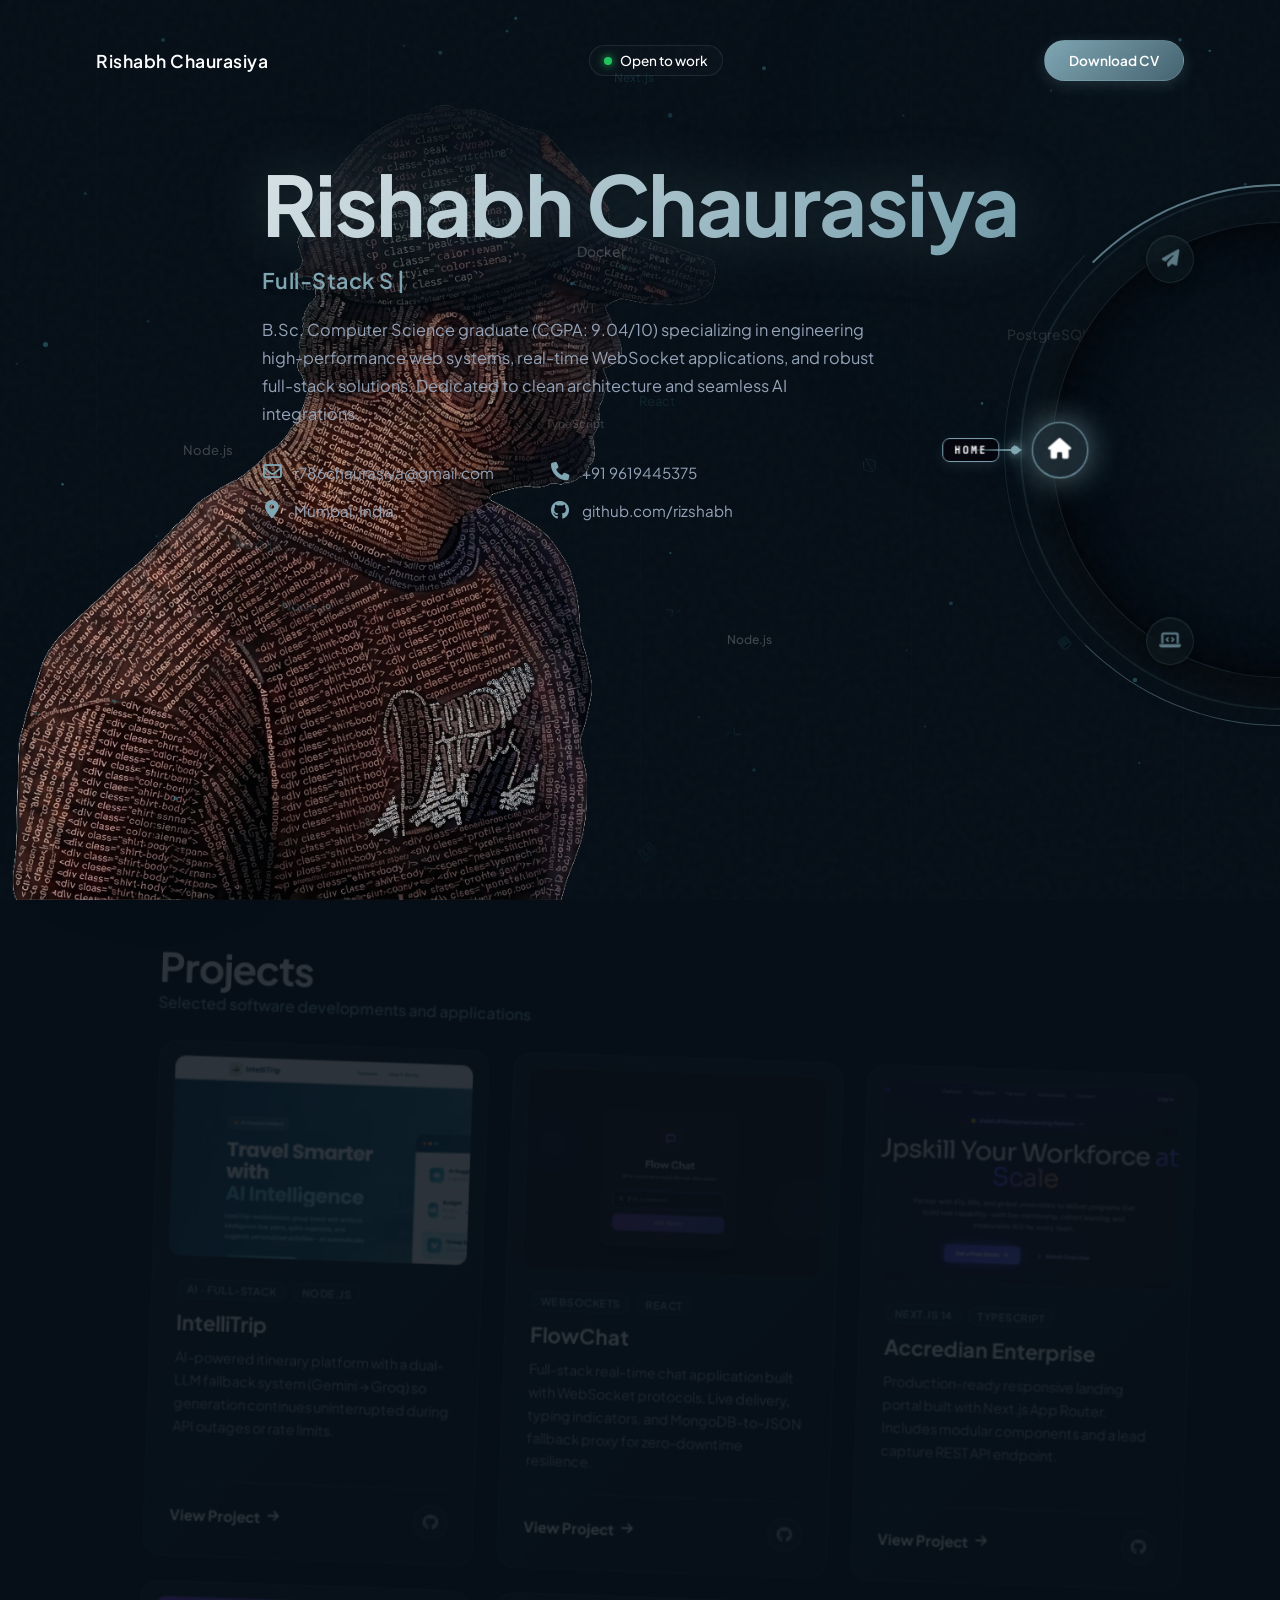
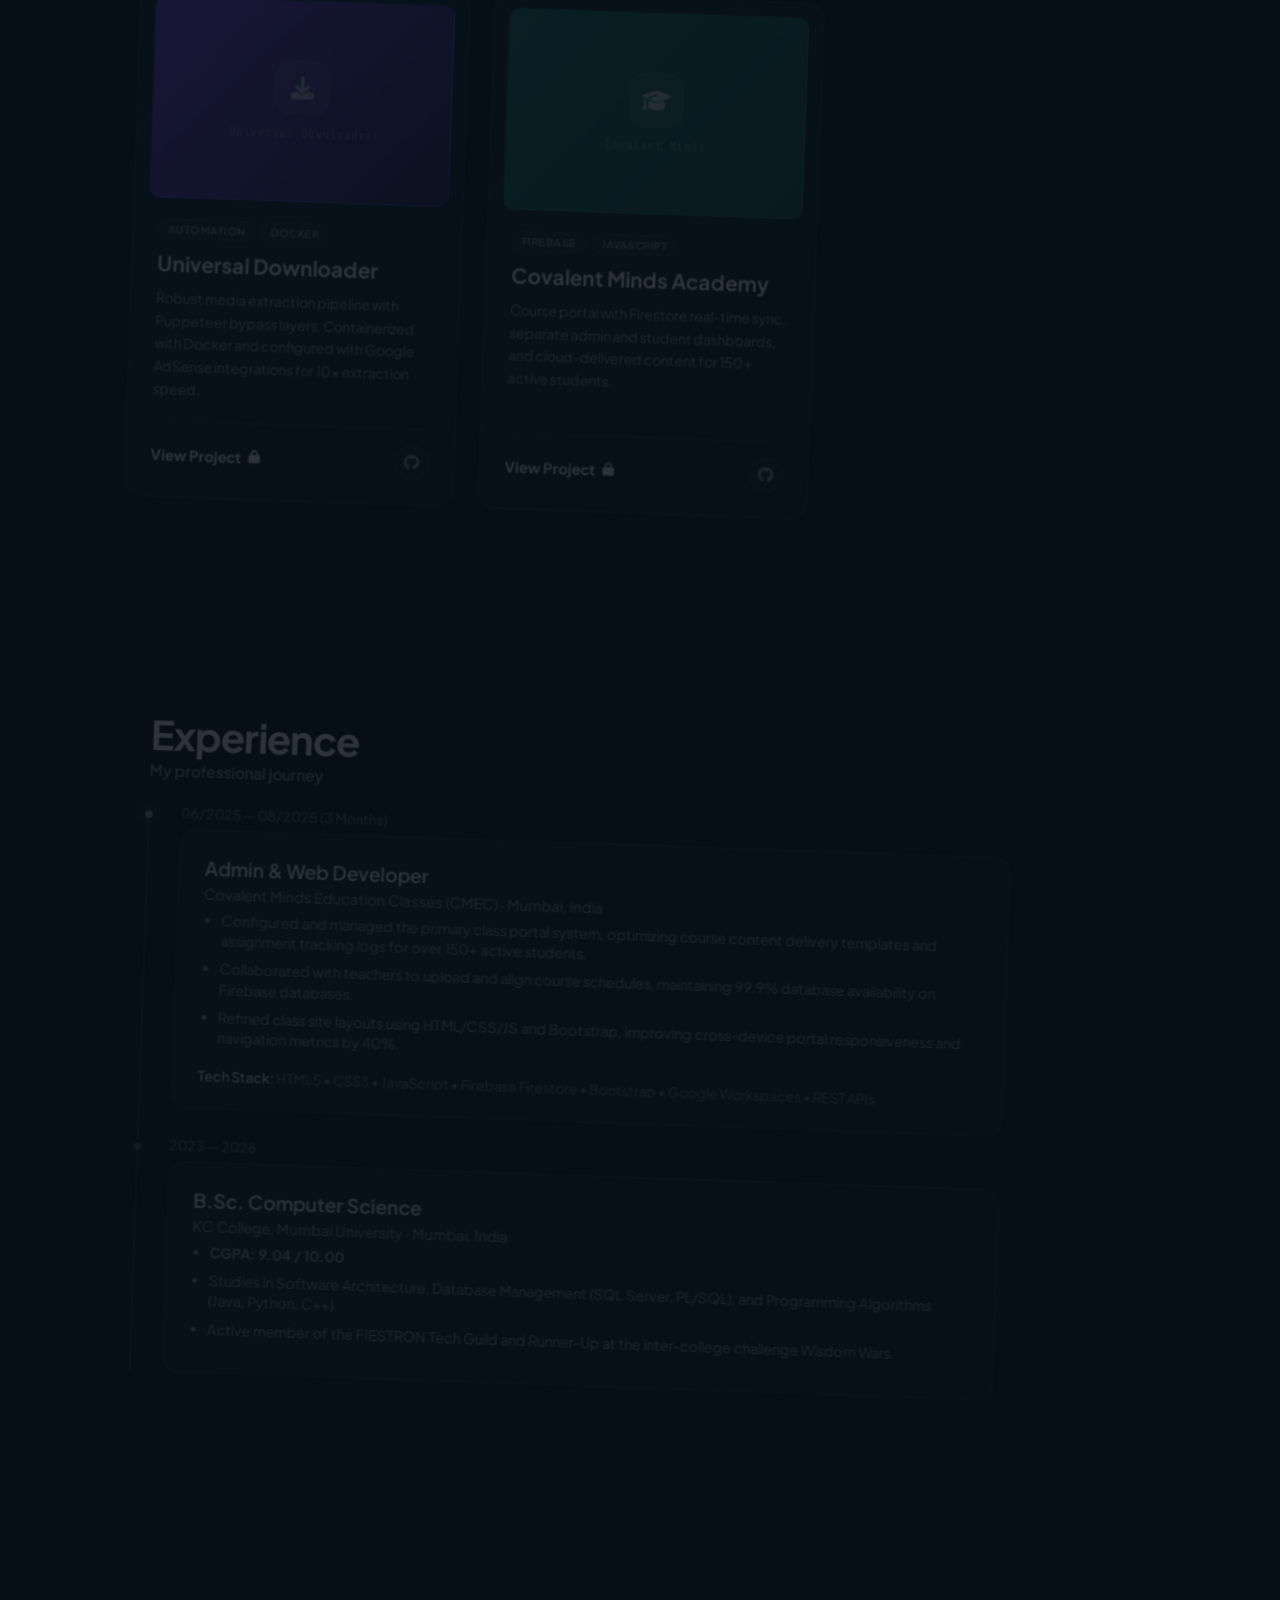
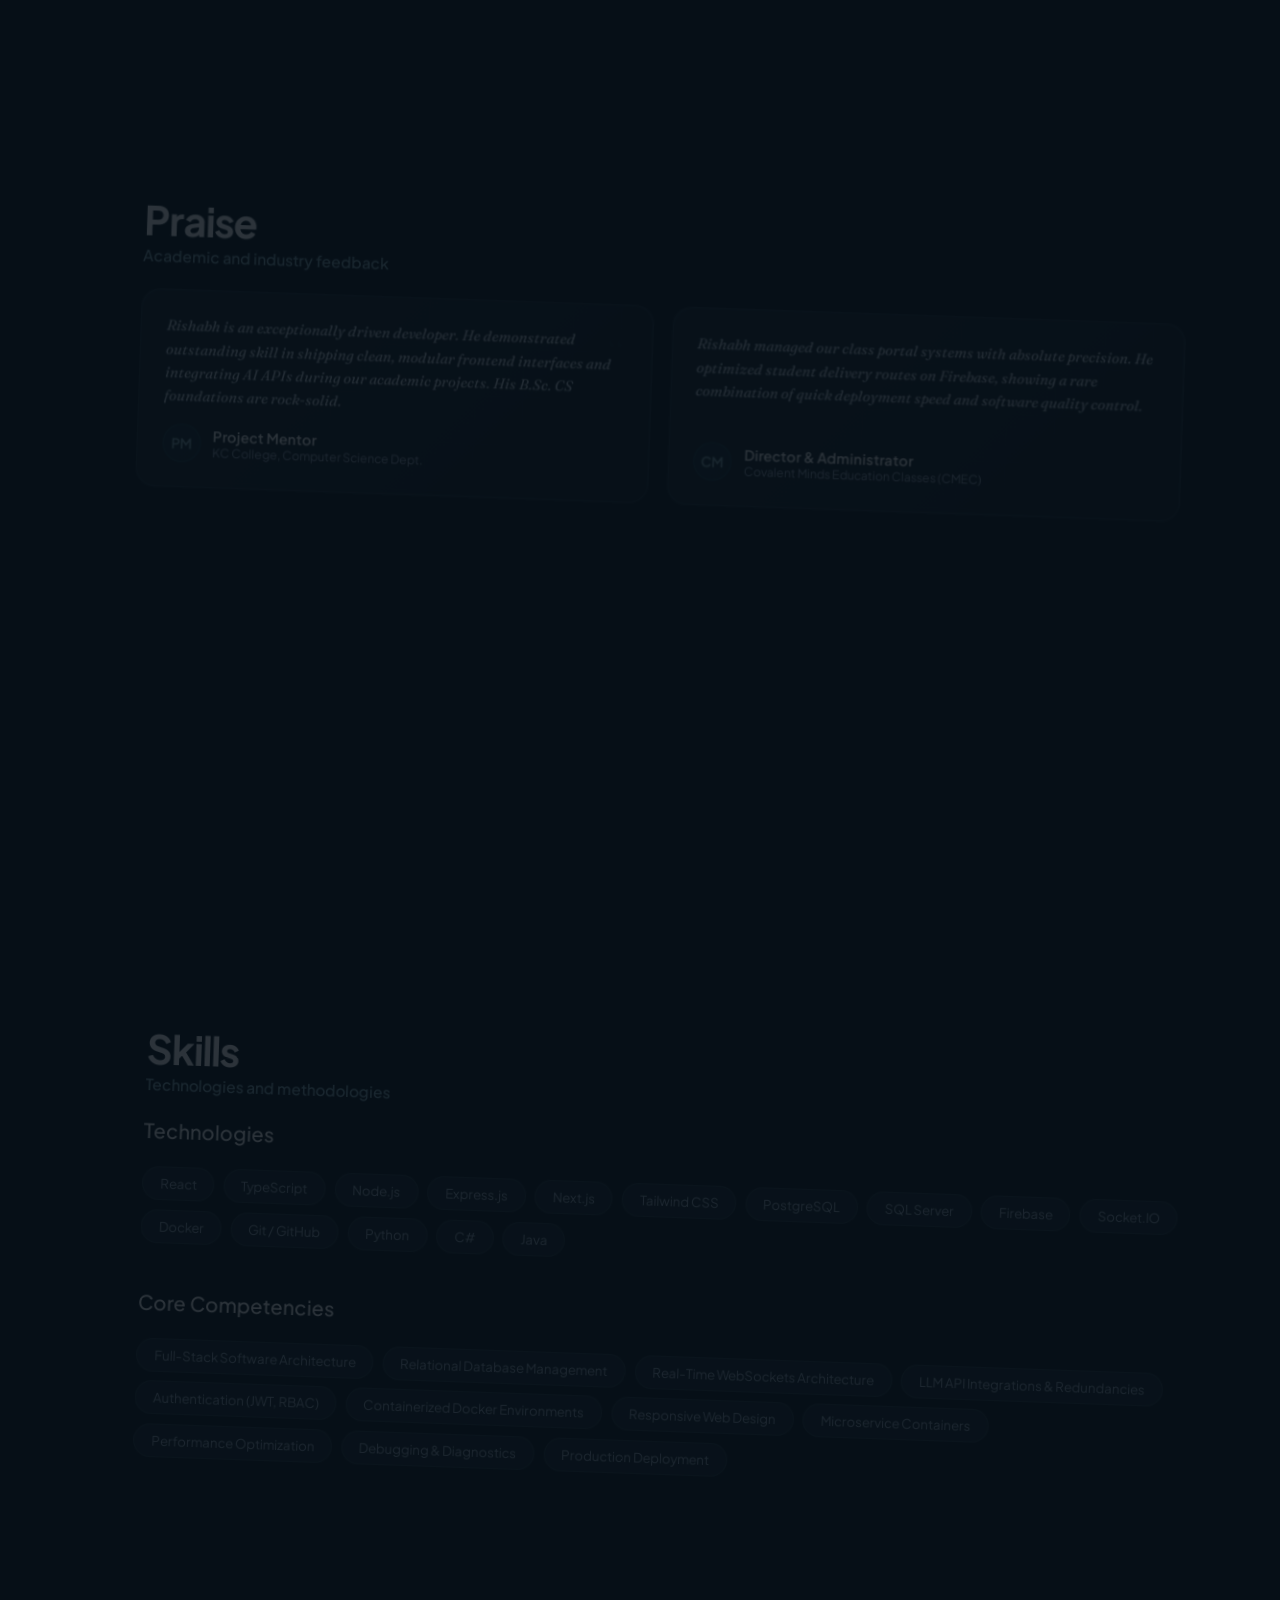
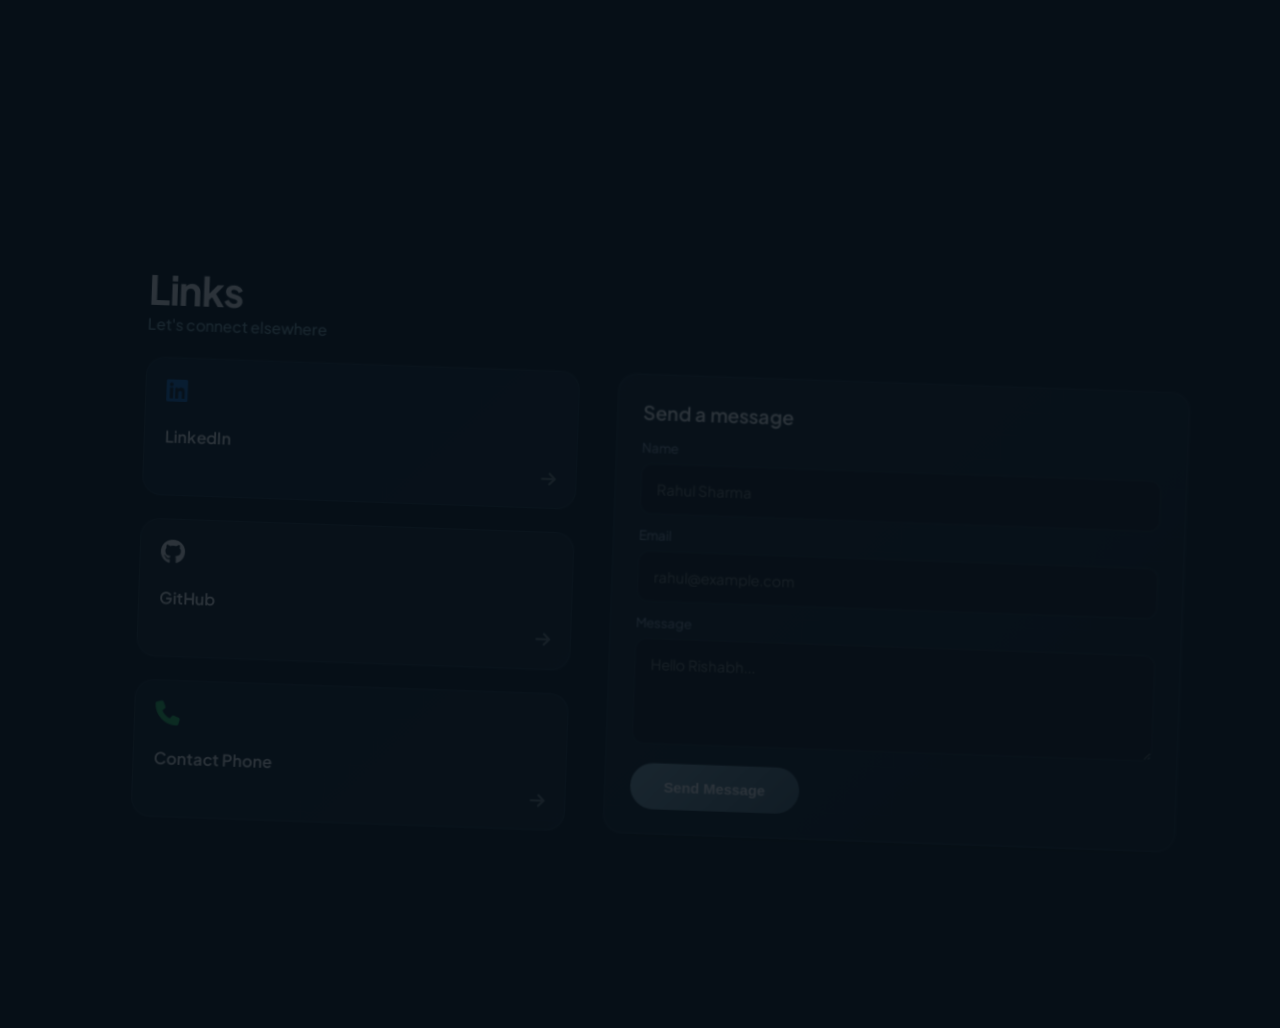
<file: index.html>
<!DOCTYPE html>
<html lang="en">
<head>
  <meta charset="UTF-8">
  <meta name="viewport" content="width=device-width, initial-scale=1.0">
  <title>Rishabh Chaurasiya — Full-Stack Developer</title>
  <meta name="description" content="Portfolio of Rishabh Chaurasiya, B.Sc. Computer Science graduate and Full-Stack Developer specializing in Node.js, Next.js, SQL, and AI integrations.">
  
  <!-- Google Fonts -->
  <link rel="preconnect" href="https://fonts.googleapis.com">
  <link rel="preconnect" href="https://fonts.gstatic.com" crossorigin>
  <link href="https://fonts.googleapis.com/css2?family=Plus+Jakarta+Sans:wght@300;400;500;600;700;800&family=Share+Tech+Mono&family=Fraunces:ital,opsz,wght@0,9..144,300..900;1,9..144,300..900&display=swap" rel="stylesheet">
  
  <!-- FontAwesome Icons -->
  <link rel="stylesheet" href="https://cdnjs.cloudflare.com/ajax/libs/font-awesome/6.4.0/css/all.min.css">
  
  <!-- Core Stylesheet -->
  <link rel="stylesheet" href="style.css?v=21.0">
  
  <!-- Favicon -->
  <link rel="icon" type="image/svg+xml" href="data:image/svg+xml,%3Csvg xmlns='http://www.w3.org/2000/svg' viewBox='0 0 100 100'%3E%3Crect width='100' height='100' rx='30' fill='%23010001'/%3E%3Crect width='90' height='90' x='5' y='5' rx='25' fill='none' stroke='%23285F6B' stroke-width='4'/%3E%3Ctext y='68' x='50' font-family='sans-serif' font-weight='900' font-size='52' fill='%23367D8A' text-anchor='middle'%3ERC%3C/text%3E%3C/svg%3E">
</head>
<body>

  <!-- INTRO BOOT LOADER BACKGROUND -->
  <div id="intro-loader-bg">
    <div class="loader-bg-scanline"></div>
    <div class="loader-bg-glow-1"></div>
    <div class="loader-bg-glow-2"></div>
  </div>

  <!-- INTRO BOOT LOADER -->
  <div id="intro-loader" aria-busy="true" aria-live="polite">
    <div class="loader-content">

      <div class="loader-left">
        <!-- Corner bracket decoration -->
        <div class="loader-terminal">
          <div class="terminal-corner tl"></div>
          <div class="terminal-corner tr"></div>
          <div class="terminal-corner bl"></div>
          <div class="terminal-corner br"></div>
          <div class="terminal-header">
            <span class="terminal-dot red"></span>
            <span class="terminal-dot yellow"></span>
            <span class="terminal-dot green"></span>
            <span class="terminal-title">portfolio.init — bash</span>
          </div>
          <p class="loader-line">&gt; INITIALIZING RISHABH_PORTFOLIO...</p>
          <p class="loader-line">&gt; LOADING B.Sc. CS SYSTEMS... <span class="loader-success">OK</span></p>
          <p class="loader-line">&gt; SYNCHRONIZING FULL-STACK METRICS... <span class="loader-success">9.04 CGPA detected</span></p>
          <p class="loader-line">&gt; INDEXING MISSIONS: FlowChat, IntelliTrip... <span class="loader-success">OK</span></p>
          <p class="loader-line">&gt; BOOT SEQUENCE SUCCESSFUL. Welcome to the grid.</p>
        </div>
        <div class="loader-progress-wrap">
          <div class="loader-progress-bar">
            <div class="loader-progress-fill"></div>
          </div>
          <span class="loader-percent">0%</span>
        </div>
      </div>

      <div class="loader-right">
        <div class="loader-status-badge">● ONLINE</div>
        <h1 class="loader-name">Rishabh<br>Chaurasiya</h1>
        <p class="loader-title">Full-Stack Developer</p>
        <div class="loader-tags">
          <span>Node.js</span><span>Next.js</span><span>AI Systems</span>
        </div>
      </div>

    </div>
  </div>

  <!-- ARCHITECTURAL BACKGROUND GRID LINES -->
  <div class="bg-grid-lines">
    <div class="grid-line"></div>
    <div class="grid-line"></div>
    <div class="grid-line"></div>
    <div class="grid-line"></div>
    <div class="grid-line"></div>
  </div>

  <!-- SCENIC AMBIENT GLOW AURAS -->
  <div class="bg-glow bg-glow-1"></div>
  <div class="bg-glow bg-glow-2"></div>

  <!-- DYNAMIC BACKGROUND CANVAS -->
  <canvas id="bg-canvas"></canvas>

  <!-- TYPOGRAPHIC PORTRAIT BACKGROUND WATERMARK -->
  <div id="hologram-background" aria-hidden="true">
    <img src="portrait_bg.png" alt="Typographic HTML Portrait">
  </div>

  <!-- LEFT-SIDE SEMI-CIRCULAR NAVIGATION WHEEL -->
  <nav id="circular-nav" aria-label="Circular Navigation">
    <div class="circular-wheel-track">
      <!-- Rotating wheel body -->
      <div class="circular-wheel-body">
        <div class="circular-wheel-border"></div>
        <div class="circular-wheel-glow"></div>
        <div class="circular-wheel-items">
          <a href="#home" class="circular-wheel-item active" data-section="home">
            <i class="fa-solid fa-house"></i>
            <span class="circular-label">Home</span>
          </a>
          <a href="#projects" class="circular-wheel-item" data-section="projects">
            <i class="fa-solid fa-laptop-code"></i>
            <span class="circular-label">Work</span>
          </a>
          <a href="#experience" class="circular-wheel-item" data-section="experience">
            <i class="fa-solid fa-route"></i>
            <span class="circular-label">Journey</span>
          </a>
          <a href="#praise" class="circular-wheel-item" data-section="praise">
            <i class="fa-solid fa-quote-left"></i>
            <span class="circular-label">Praise</span>
          </a>
          <a href="#skills" class="circular-wheel-item" data-section="skills">
            <i class="fa-solid fa-gears"></i>
            <span class="circular-label">Skills</span>
          </a>
          <a href="#links" class="circular-wheel-item" data-section="links">
            <i class="fa-solid fa-paper-plane"></i>
            <span class="circular-label">Links</span>
          </a>
        </div>
      </div>
    </div>
    <!-- Fixed pointer indicator on the right edge of the wheel (pointing left to active item) -->
    <div class="circular-nav-indicator" aria-hidden="true">
      <div class="indicator-arrow"></div>
      <div class="indicator-glow"></div>
    </div>
  </nav>

  <!-- HEADER -->
  <header>
    <a href="#home" class="logo">Rishabh Chaurasiya</a>
    <div class="status">
      <span class="dot"></span> Open to work
    </div>
    <a href="cv.html" target="_blank" class="btn-download">Download CV</a>
  </header>

  <!-- MAIN WRAPPER -->
  <div class="container">
    <main>
      
      <!-- HOME SECTION -->
      <section id="home" class="scroll-section hero-section">
        <div class="hero-content fade-target">

          <h1 class="name">Rishabh Chaurasiya</h1>
          
          <div class="role">
            <span id="typewriter"></span><span class="cursor">|</span>
          </div>
          
          <p class="hero-desc">
            B.Sc. Computer Science graduate (CGPA: 9.04/10) specializing in engineering high-performance web systems, real-time WebSocket applications, and robust full-stack solutions. Dedicated to clean architecture and seamless AI integrations.
          </p>

          <div class="contact-grid">
            <a href="mailto:r786chaurasiya@gmail.com" class="contact-item">
              <i class="fa-regular fa-envelope"></i> r786chaurasiya@gmail.com
            </a>
            <a href="tel:+919619445375" class="contact-item">
              <i class="fa-solid fa-phone"></i> +91 9619445375
            </a>
            <a href="#" class="contact-item">
              <i class="fa-solid fa-location-dot"></i> Mumbai, India
            </a>
            <a href="https://github.com/rizshabh" target="_blank" class="contact-item">
              <i class="fa-brands fa-github"></i> github.com/rizshabh
            </a>
          </div>
        </div>
      </section>

      <!-- PROJECTS SECTION -->
      <section id="projects" class="scroll-section">
        <div class="page-header fade-target">
          <h2 class="page-title">Projects</h2>
          <div class="page-subtitle">Selected software developments and applications</div>
        </div>

        <!-- Projects Grid -->
        <div class="projects-scroll-container fade-target-delayed">
          <div class="projects-grid">

            <!-- PROJECT 01: INTELLITRIP -->
            <div class="project-card">
              <div class="project-card-preview">
                <img src="intellitrip.png" alt="IntelliTrip">
              </div>
              <div class="project-card-body">
                <div class="project-card-tags">
                  <span class="project-tag">AI · Full-Stack</span>
                  <span class="project-tag">Node.js</span>
                </div>
                <h3 class="project-card-title">IntelliTrip</h3>
                <p class="project-card-desc">AI-powered itinerary platform with a dual-LLM fallback system (Gemini → Groq) so generation continues uninterrupted during API outages or rate limits.</p>
                <div class="project-card-footer">
                  <a href="https://intellitrip-3yzx.onrender.com/index.html" target="_blank" class="project-view-link">View Project <i class="fa-solid fa-arrow-right"></i></a>
                  <a href="https://github.com/rizshabh" target="_blank" class="project-gh-link"><i class="fa-brands fa-github"></i></a>
                </div>
              </div>
            </div>

            <!-- PROJECT 02: FLOWCHAT -->
            <div class="project-card">
              <div class="project-card-preview">
                <img src="flowchat.png" alt="FlowChat">
              </div>
              <div class="project-card-body">
                <div class="project-card-tags">
                  <span class="project-tag">WebSockets</span>
                  <span class="project-tag">React</span>
                </div>
                <h3 class="project-card-title">FlowChat</h3>
                <p class="project-card-desc">Full-stack real-time chat application built with WebSocket protocols. Live delivery, typing indicators, and MongoDB-to-JSON fallback proxy for zero-downtime resilience.</p>
                <div class="project-card-footer">
                  <a href="https://flow-chat-omega.vercel.app/" target="_blank" class="project-view-link">View Project <i class="fa-solid fa-arrow-right"></i></a>
                  <a href="https://github.com/rizshabh/flow-chat" target="_blank" class="project-gh-link"><i class="fa-brands fa-github"></i></a>
                </div>
              </div>
            </div>

            <!-- PROJECT 03: ACCREDIAN ENTERPRISE -->
            <div class="project-card">
              <div class="project-card-preview">
                <img src="accredian.png" alt="Accredian Enterprise">
              </div>
              <div class="project-card-body">
                <div class="project-card-tags">
                  <span class="project-tag">Next.js 14</span>
                  <span class="project-tag">TypeScript</span>
                </div>
                <h3 class="project-card-title">Accredian Enterprise</h3>
                <p class="project-card-desc">Production-ready responsive landing portal built with Next.js App Router. Includes modular components and a lead capture REST API endpoint.</p>
                <div class="project-card-footer">
                  <a href="https://accredian-enterprise-three.vercel.app" target="_blank" class="project-view-link">View Project <i class="fa-solid fa-arrow-right"></i></a>
                  <a href="https://github.com/rizshabh" target="_blank" class="project-gh-link"><i class="fa-brands fa-github"></i></a>
                </div>
              </div>
            </div>

            <!-- PROJECT 04: UNIVERSAL DOWNLOADER -->
            <div class="project-card">
              <div class="project-card-preview project-card-preview--placeholder" style="--ph-color-a: #7c3aed; --ph-color-b: #1e1b4b;">
                <div class="project-placeholder-icon"><i class="fa-solid fa-download"></i></div>
                <span class="project-placeholder-label">Universal Downloader</span>
              </div>
              <div class="project-card-body">
                <div class="project-card-tags">
                  <span class="project-tag">Automation</span>
                  <span class="project-tag">Docker</span>
                </div>
                <h3 class="project-card-title">Universal Downloader</h3>
                <p class="project-card-desc">Robust media extraction pipeline with Puppeteer bypass layers. Containerized with Docker and configured with Google AdSense integrations for 10× extraction speed.</p>
                <div class="project-card-footer">
                  <a href="#" class="project-view-link locked-project" data-title="Universal Downloader" data-desc="Robust media extraction pipeline with Puppeteer bypass layers. Containerized with Docker and configured with Google AdSense integrations for 10× extraction speed.">View Project <i class="fa-solid fa-lock"></i></a>
                  <a href="https://github.com/rizshabh/UniversalDownload" target="_blank" class="project-gh-link"><i class="fa-brands fa-github"></i></a>
                </div>
              </div>
            </div>

            <!-- PROJECT 05: COVALENT MINDS ACADEMY -->
            <div class="project-card">
              <div class="project-card-preview project-card-preview--placeholder" style="--ph-color-a: #0f766e; --ph-color-b: #134e4a;">
                <div class="project-placeholder-icon"><i class="fa-solid fa-graduation-cap"></i></div>
                <span class="project-placeholder-label">Covalent Minds</span>
              </div>
              <div class="project-card-body">
                <div class="project-card-tags">
                  <span class="project-tag">Firebase</span>
                  <span class="project-tag">JavaScript</span>
                </div>
                <h3 class="project-card-title">Covalent Minds Academy</h3>
                <p class="project-card-desc">Course portal with Firestore real-time sync, separate admin and student dashboards, and cloud-delivered content for 150+ active students.</p>
                <div class="project-card-footer">
                  <a href="#" class="project-view-link locked-project" data-title="Covalent Minds Academy" data-desc="Course portal featuring cloud deliveries. Implemented separate admin and student views with Firestore real-time layout updates for 150+ active students.">View Project <i class="fa-solid fa-lock"></i></a>
                  <a href="https://github.com/rizshabh" target="_blank" class="project-gh-link"><i class="fa-brands fa-github"></i></a>
                </div>
              </div>
            </div>

          </div>
        </div>
      </section>

      <!-- EXPERIENCE SECTION -->
      <section id="experience" class="scroll-section">
        <div class="page-header fade-target">
          <h2 class="page-title">Experience</h2>
          <div class="page-subtitle">My professional journey</div>
        </div>

        <div class="timeline fade-target-delayed">
          
          <!-- CMEC EXPERIENCE -->
          <div class="timeline-item">
            <span class="timeline-dot-active"></span>
            <div class="timeline-date">06/2025 — 08/2025 (3 Months)</div>
            <div class="timeline-card">
              <h3>Admin &amp; Web Developer</h3>
              <h4>Covalent Minds Education Classes (CMEC) · Mumbai, India</h4>
              <ul>
                <li>Configured and managed the primary class portal system, optimizing course content delivery templates and assignment tracking logs for over 150+ active students.</li>
                <li>Collaborated with teachers to upload and align course schedules, maintaining 99.9% database availability on Firebase databases.</li>
                <li>Refined class site layouts using HTML/CSS/JS and Bootstrap, improving cross-device portal responsiveness and navigation metrics by 40%.</li>
              </ul>
              <div class="timeline-tech">
                <strong>Tech Stack:</strong> HTML5 • CSS3 • JavaScript • Firebase Firestore • Bootstrap • Google Workspaces • REST APIs
              </div>
            </div>
          </div>

          <!-- BSC EDUCATION -->
          <div class="timeline-item">
            <span class="timeline-dot"></span>
            <div class="timeline-date">2023 — 2026</div>
            <div class="timeline-card">
              <h3>B.Sc. Computer Science</h3>
              <h4>KC College, Mumbai University · Mumbai, India</h4>
              <ul>
                <li><strong>CGPA: 9.04 / 10.00</strong></li>
                <li>Studies in Software Architecture, Database Management (SQL Server, PL/SQL), and Programming Algorithms (Java, Python, C++).</li>
                <li>Active member of the FIESTRON Tech Guild and Runner-Up at the inter-college challenge Wisdom Wars.</li>
              </ul>
            </div>
          </div>

        </div>
      </section>

      <!-- PRAISE SECTION -->
      <section id="praise" class="scroll-section">
        <div class="page-header fade-target">
          <h2 class="page-title">Praise</h2>
          <div class="page-subtitle">Academic and industry feedback</div>
        </div>

        <div class="praise-grid fade-target-delayed">
          <div class="praise-card">
            <div class="praise-icon">“</div>
            <p class="praise-quote">Rishabh is an exceptionally driven developer. He demonstrated outstanding skill in shipping clean, modular frontend interfaces and integrating AI APIs during our academic projects. His B.Sc. CS foundations are rock-solid.</p>
            <div class="praise-author">
              <div class="praise-author-avatar">PM</div>
              <div class="praise-author-info">
                <h4>Project Mentor</h4>
                <p>KC College, Computer Science Dept.</p>
              </div>
            </div>
          </div>

          <div class="praise-card">
            <div class="praise-icon">“</div>
            <p class="praise-quote">Rishabh managed our class portal systems with absolute precision. He optimized student delivery routes on Firebase, showing a rare combination of quick deployment speed and software quality control.</p>
            <div class="praise-author">
              <div class="praise-author-avatar">CM</div>
              <div class="praise-author-info">
                <h4>Director &amp; Administrator</h4>
                <p>Covalent Minds Education Classes (CMEC)</p>
              </div>
            </div>
          </div>
        </div>
      </section>

      <!-- SKILLS SECTION -->
      <section id="skills" class="scroll-section">
        <div class="page-header fade-target">
          <h2 class="page-title">Skills</h2>
          <div class="page-subtitle">Technologies and methodologies</div>
        </div>

        <div class="skills-container fade-target-delayed">
          
          <!-- TECHNOLOGIES -->
          <div class="skill-group">
            <h3>Technologies</h3>
            <div class="skill-tags">
              <span>React</span>
              <span>TypeScript</span>
              <span>Node.js</span>
              <span>Express.js</span>
              <span>Next.js</span>
              <span>Tailwind CSS</span>
              <span>PostgreSQL</span>
              <span>SQL Server</span>
              <span>Firebase</span>
              <span>Socket.IO</span>
              <span>Docker</span>
              <span>Git / GitHub</span>
              <span>Python</span>
              <span>C#</span>
              <span>Java</span>
            </div>
          </div>

          <!-- CORE SKILLS -->
          <div class="skill-group">
            <h3>Core Competencies</h3>
            <div class="skill-tags">
              <span>Full-Stack Software Architecture</span>
              <span>Relational Database Management</span>
              <span>Real-Time WebSockets Architecture</span>
              <span>LLM API Integrations &amp; Redundancies</span>
              <span>Authentication (JWT, RBAC)</span>
              <span>Containerized Docker Environments</span>
              <span>Responsive Web Design</span>
              <span>Microservice Containers</span>
              <span>Performance Optimization</span>
              <span>Debugging &amp; Diagnostics</span>
              <span>Production Deployment</span>
            </div>
          </div>

        </div>
      </section>

      <!-- LINKS SECTION -->
      <section id="links" class="scroll-section">
        <div class="page-header fade-target">
          <h2 class="page-title">Links</h2>
          <div class="page-subtitle">Let's connect elsewhere</div>
        </div>

        <div class="contact-section-wrapper fade-target-delayed">
          
          <!-- BENTO SOCIAL BOXES -->
          <div class="links-container">
            <a href="https://www.linkedin.com/in/rishabhchaurasiya10" target="_blank" class="social-link">
              <span><i class="fa-brands fa-linkedin" style="color: #0A66C2;"></i> LinkedIn</span>
              <i class="fa-solid fa-arrow-right icon-arrow"></i>
            </a>

            <a href="https://github.com/rizshabh" target="_blank" class="social-link">
              <span><i class="fa-brands fa-github"></i> GitHub</span>
              <i class="fa-solid fa-arrow-right icon-arrow"></i>
            </a>

            <a href="tel:+919619445375" class="social-link">
              <span><i class="fa-solid fa-phone" style="color: #22C55E;"></i> Contact Phone</span>
              <i class="fa-solid fa-arrow-right icon-arrow"></i>
            </a>
          </div>

          <!-- CONTACT FORM -->
          <div class="contact-form-box">
            <h3>Send a message</h3>
            
            <div id="form-message" style="display: none;"></div>
            
            <form id="contactForm" action="https://formsubmit.co/ajax/r786chaurasiya@gmail.com" method="POST">
              <!-- Honeypot -->
              <input type="text" name="_honey" style="display:none">
              <!-- Disable Captcha for AJAX submission -->
              <input type="hidden" name="_captcha" value="false">
              <!-- Custom Subject -->
              <input type="hidden" name="_subject" value="New message from your Developer Portfolio!">
              
              <div class="form-group">
                <label for="name">Name</label>
                <input type="text" id="name" name="name" placeholder="Rahul Sharma" required>
              </div>
              <div class="form-group">
                <label for="email">Email</label>
                <input type="email" id="email" name="email" placeholder="rahul@example.com" required>
              </div>
              <div class="form-group">
                <label for="message">Message</label>
                <textarea id="message" name="message" rows="4" placeholder="Hello Rishabh..." required></textarea>
              </div>
              
              <button type="submit" class="btn-send">Send Message</button>
            </form>
          </div>
        </div>


      </section>

    </main>
  </div>

  <!-- Custom Locked Project Modal -->
  <div id="project-modal" class="modal-overlay" aria-hidden="true">
    <div class="modal-content">
      <div class="modal-header">
        <div class="modal-lock-icon"><i class="fa-solid fa-lock"></i></div>
        <h3 id="modal-project-title">Project Title</h3>
        <button class="modal-close-btn" aria-label="Close modal">&times;</button>
      </div>
      <div class="modal-body">
        <p class="modal-status-msg">Locked for public view or still in development mode</p>
        <div class="modal-brief-box">
          <h4>Project Brief</h4>
          <p id="modal-project-desc">Description goes here...</p>
        </div>
      </div>
    </div>
  </div>

  <!-- Scripts -->
  <script src="script.js?v=17.0"></script>
</body>
</html>
</file>
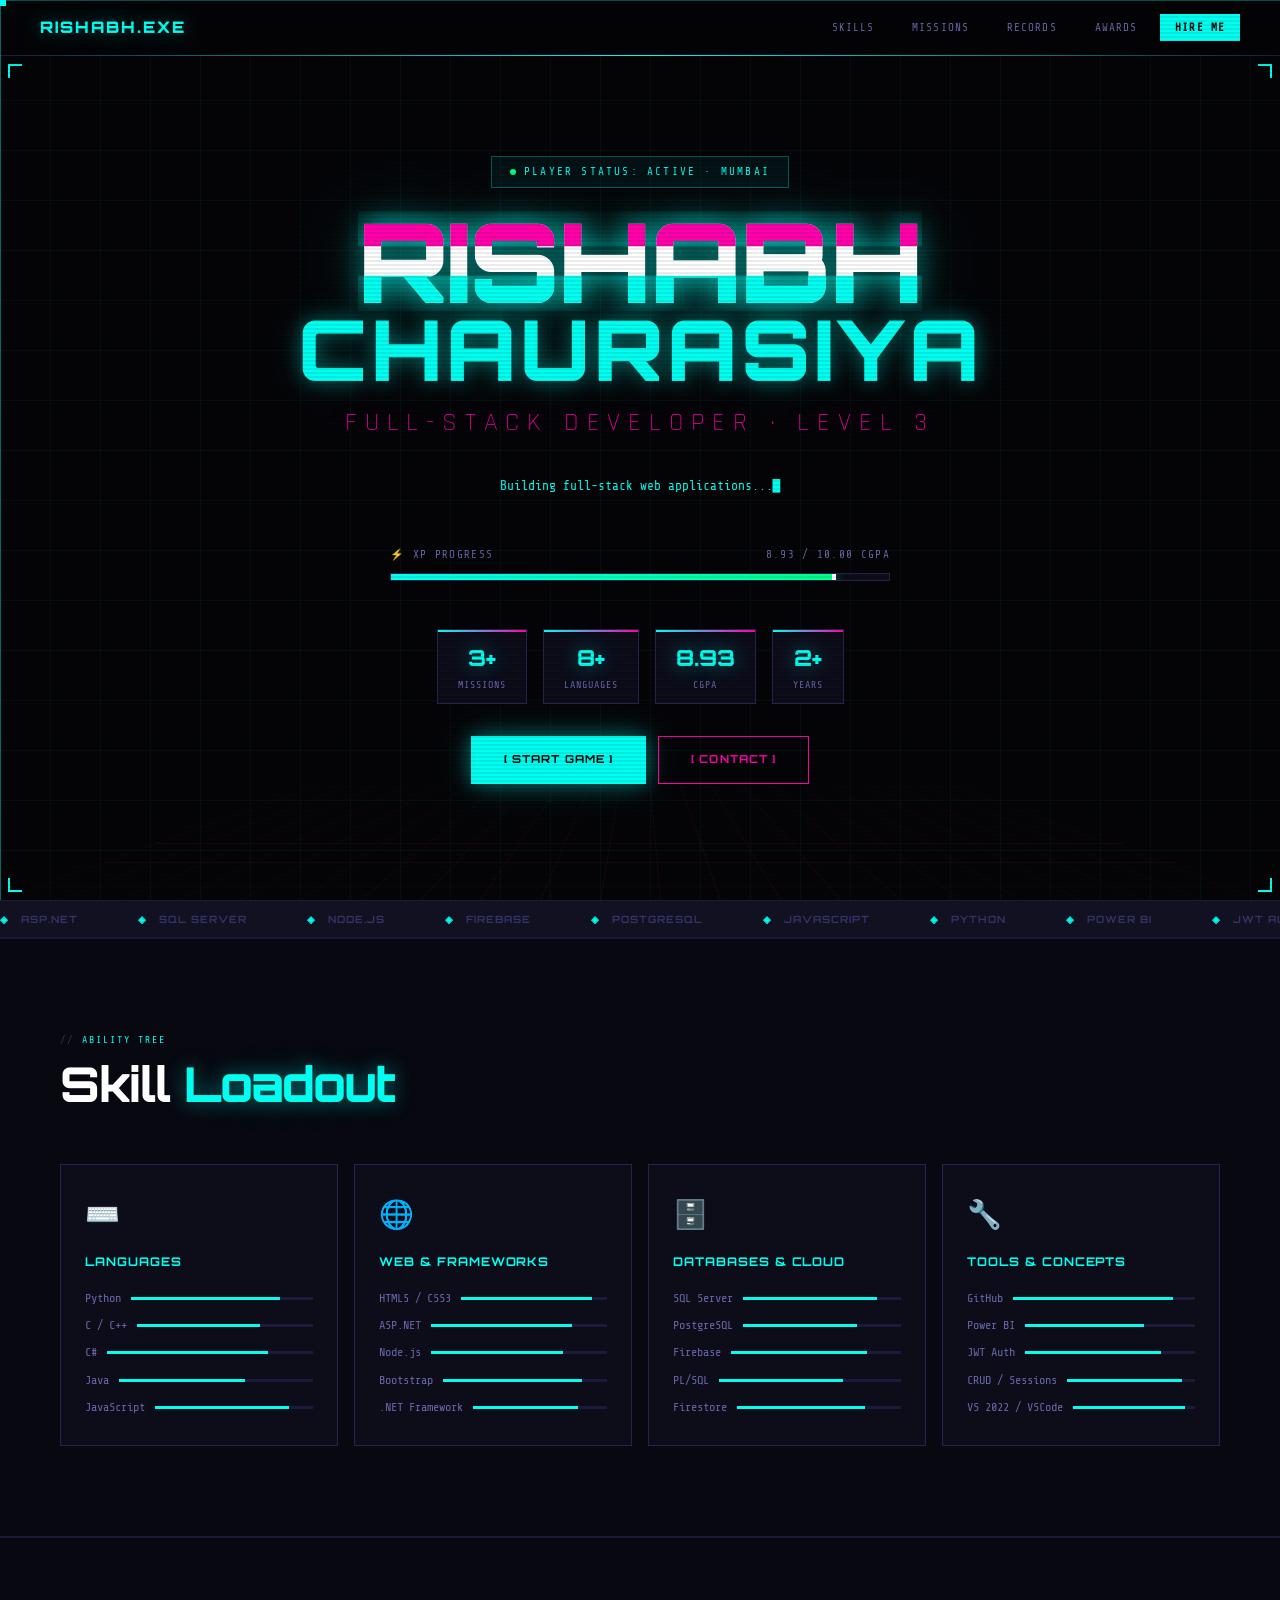
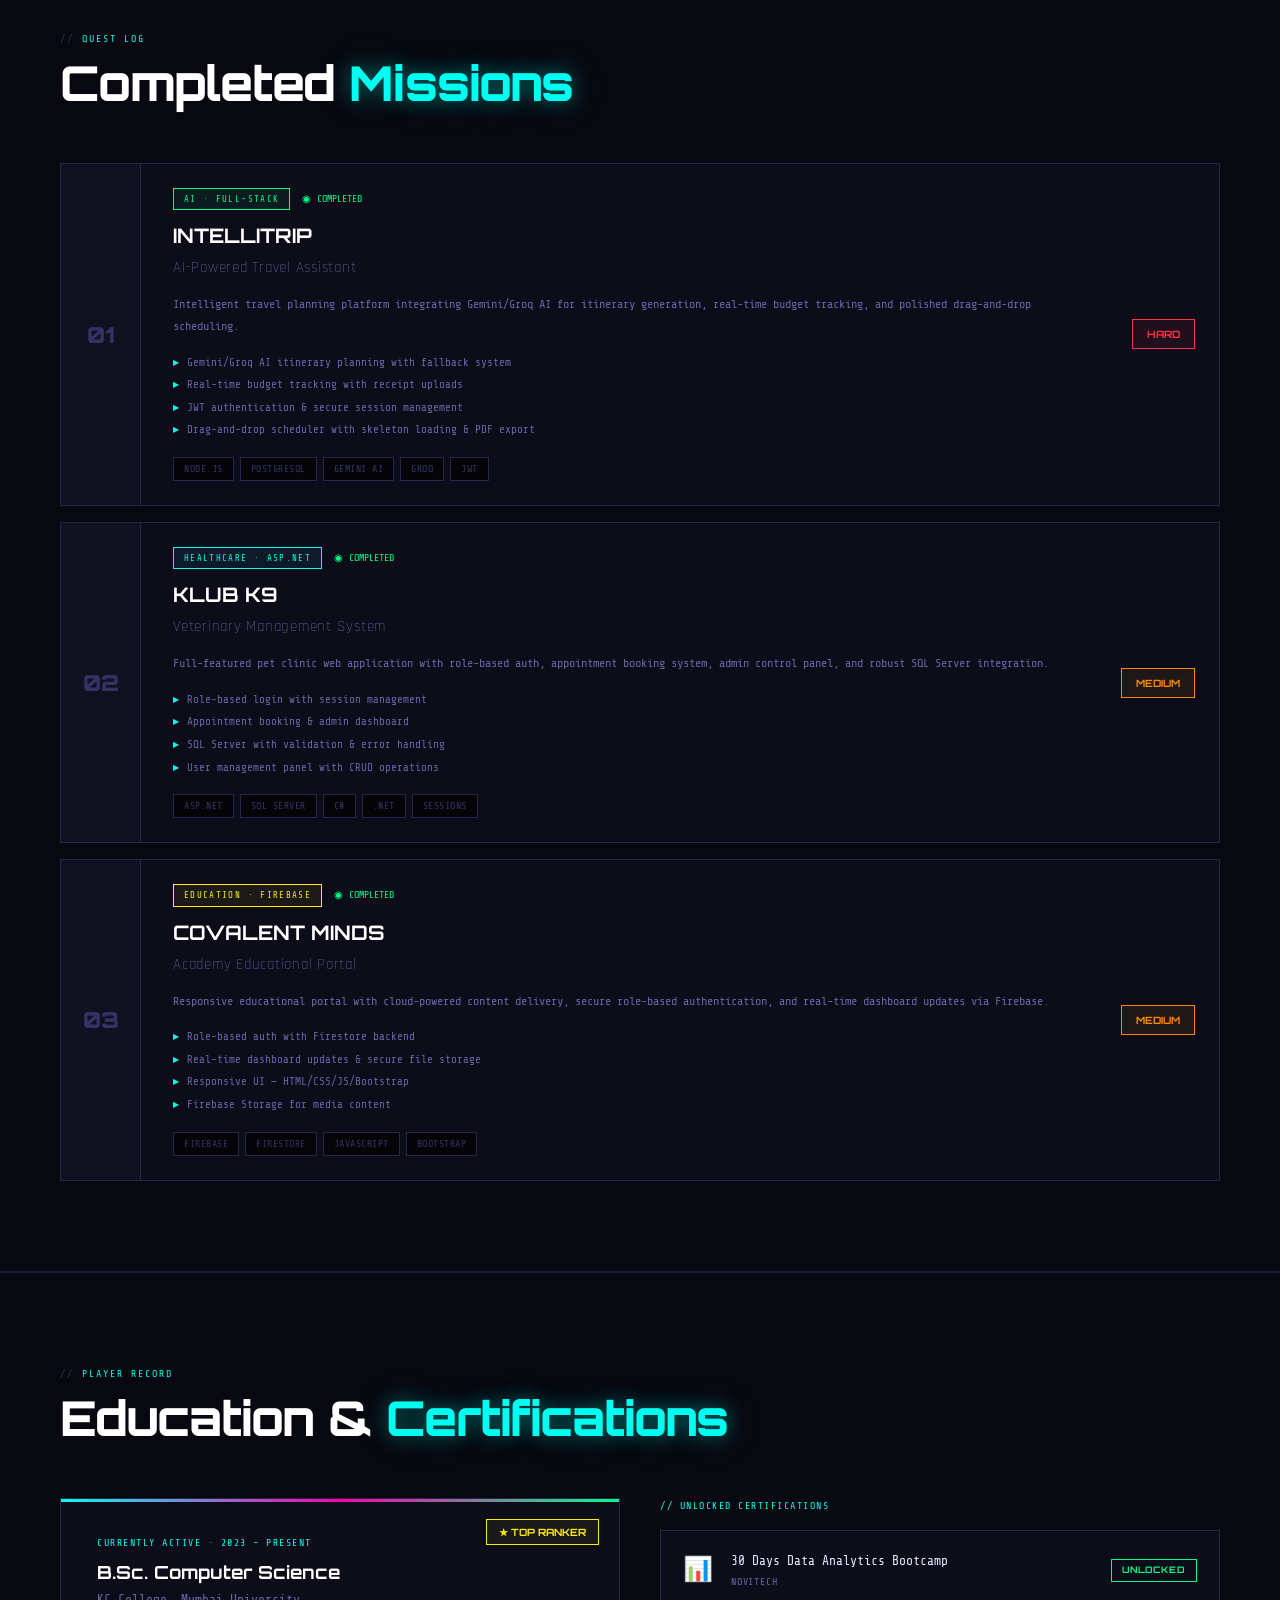
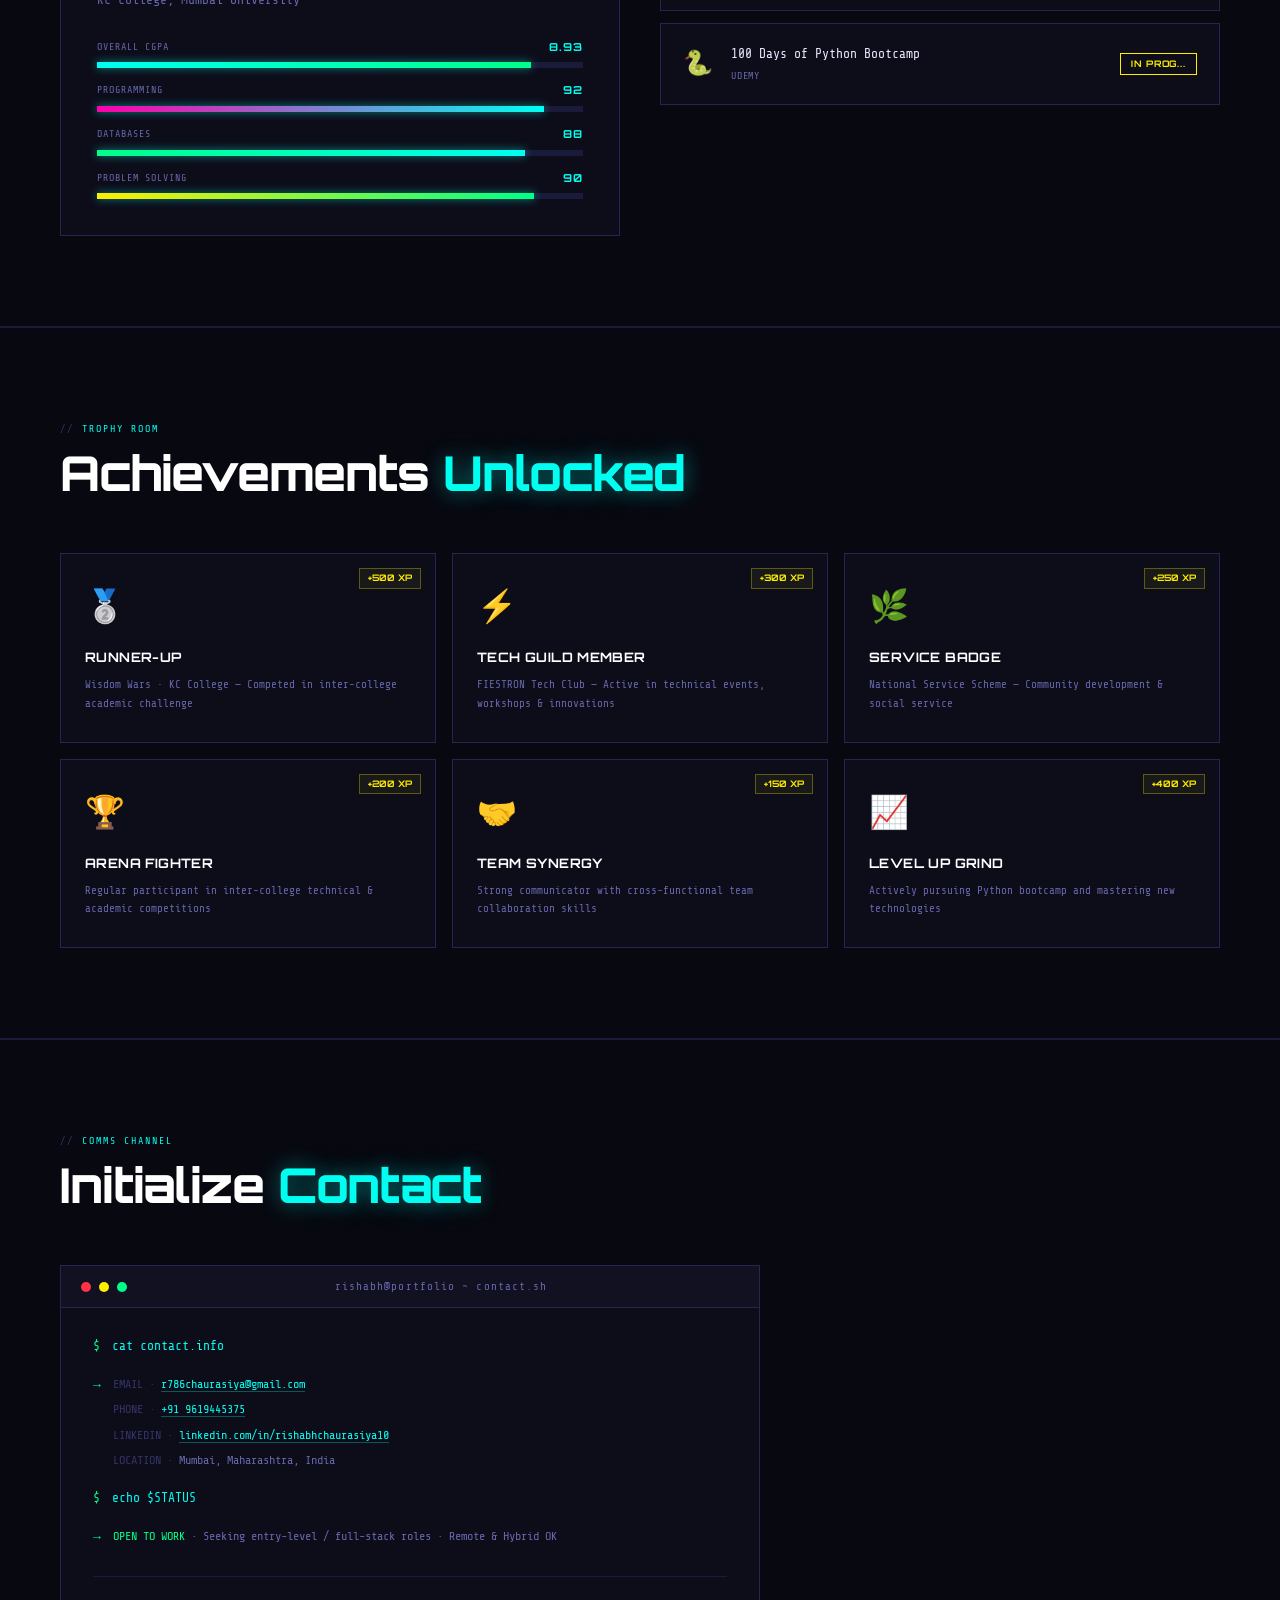
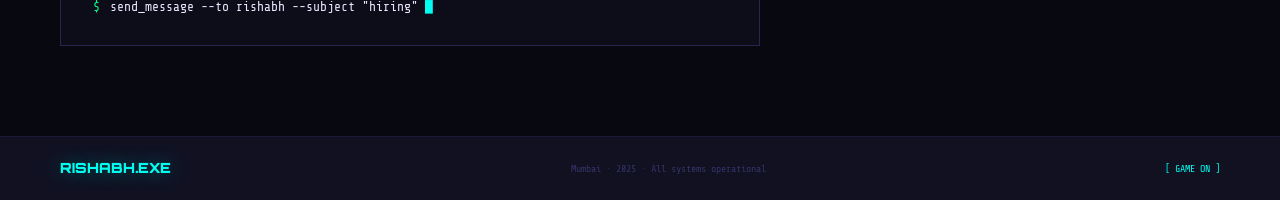
<file: rishabh_portfolio_game.html>
<!DOCTYPE html>
<html lang="en">
<head>
<meta charset="UTF-8">
<meta name="viewport" content="width=device-width, initial-scale=1.0">
<title>RISHABH.EXE — Developer Profile</title>
<link href="https://fonts.googleapis.com/css2?family=Orbitron:wght@400;600;700;800;900&family=Share+Tech+Mono&family=Rajdhani:wght@300;400;500;600;700&display=swap" rel="stylesheet">
<style>
:root {
  --bg: #050508;
  --bg2: #080810;
  --panel: #0d0d1a;
  --panel2: #111122;
  --border: #1a1a3a;
  --border2: #252550;
  --cyan: #00fff0;
  --magenta: #ff00aa;
  --yellow: #ffee00;
  --green: #00ff88;
  --red: #ff3344;
  --orange: #ff8800;
  --text: #e8e8ff;
  --muted: #6666aa;
  --muted2: #333366;
  --glow-cyan: 0 0 20px rgba(0,255,240,0.4), 0 0 40px rgba(0,255,240,0.15);
  --glow-mag: 0 0 20px rgba(255,0,170,0.4), 0 0 40px rgba(255,0,170,0.15);
  --glow-green: 0 0 20px rgba(0,255,136,0.4);
}

*, *::before, *::after { box-sizing: border-box; margin: 0; padding: 0; }
html { scroll-behavior: smooth; }

body {
  background: var(--bg);
  color: var(--text);
  font-family: 'Share Tech Mono', monospace;
  font-size: 13px;
  line-height: 1.6;
  overflow-x: hidden;
  cursor: none;
}

/* ── SCANLINES OVERLAY ── */
body::before {
  content: '';
  position: fixed;
  inset: 0;
  background: repeating-linear-gradient(
    0deg,
    transparent,
    transparent 2px,
    rgba(0,0,0,0.08) 2px,
    rgba(0,0,0,0.08) 4px
  );
  pointer-events: none;
  z-index: 9990;
}

/* ── CUSTOM CURSOR ── */
#cursor {
  width: 6px; height: 6px;
  background: var(--cyan);
  position: fixed; top:0; left:0;
  pointer-events: none;
  z-index: 9999;
  box-shadow: var(--glow-cyan);
  transition: transform 0.1s;
}
#cursor-cross::before, #cursor-cross::after {
  content: '';
  position: fixed;
  background: rgba(0,255,240,0.3);
  pointer-events: none;
  z-index: 9997;
}
#cursor-cross::before { width: 1px; height: 100vh; top:0; left:0; }
#cursor-cross::after  { width: 100vw; height: 1px; top:0; left:0; }

/* ── NAV / HUD ── */
nav {
  position: fixed; top:0; left:0; right:0; z-index:1000;
  display: flex; justify-content: space-between; align-items: center;
  padding: 0 40px;
  height: 56px;
  background: rgba(5,5,8,0.9);
  backdrop-filter: blur(10px);
  border-bottom: 1px solid var(--border);
}
nav::after {
  content: '';
  position: absolute;
  bottom: -1px; left:0; right:0; height:1px;
  background: linear-gradient(90deg, transparent, var(--cyan), transparent);
  animation: scanH 4s linear infinite;
}
.nav-logo {
  font-family: 'Orbitron', sans-serif;
  font-size: 16px; font-weight: 900;
  color: var(--cyan);
  text-shadow: var(--glow-cyan);
  text-decoration: none;
  letter-spacing: 2px;
}
.nav-links { display: flex; gap: 8px; list-style: none; }
.nav-links a {
  font-family: 'Share Tech Mono', monospace;
  font-size: 11px;
  color: var(--muted);
  text-decoration: none;
  padding: 6px 14px;
  border: 1px solid transparent;
  letter-spacing: 0.1em;
  text-transform: uppercase;
  transition: all 0.2s;
  position: relative;
}
.nav-links a:hover {
  color: var(--cyan);
  border-color: var(--cyan);
  text-shadow: var(--glow-cyan);
  background: rgba(0,255,240,0.04);
}
.nav-cta {
  background: var(--cyan) !important;
  color: #000 !important;
  border-color: var(--cyan) !important;
  font-weight: 700;
}
.nav-cta:hover { background: #00ccbb !important; }

/* HUD corners */
.hud-corner {
  position: fixed; width: 14px; height: 14px;
  pointer-events: none; z-index: 1001;
}
.hud-corner::before, .hud-corner::after {
  content: ''; position: absolute;
  background: var(--cyan);
}
.hud-corner::before { width: 2px; height: 14px; }
.hud-corner::after  { width: 14px; height: 2px; }
.hud-tl { top:64px; left:8px; }
.hud-tr { top:64px; right:8px; transform: scaleX(-1); }
.hud-bl { bottom:8px; left:8px; transform: scaleY(-1); }
.hud-br { bottom:8px; right:8px; transform: scale(-1); }

/* ── HERO ── */
#hero {
  min-height: 100vh;
  display: flex;
  flex-direction: column;
  align-items: center;
  justify-content: center;
  padding: 80px 40px 40px;
  position: relative;
  overflow: hidden;
  text-align: center;
}

/* Animated grid bg */
.hero-grid {
  position: absolute; inset: 0;
  background-image:
    linear-gradient(rgba(0,255,240,0.04) 1px, transparent 1px),
    linear-gradient(90deg, rgba(0,255,240,0.04) 1px, transparent 1px);
  background-size: 50px 50px;
  animation: gridPulse 4s ease-in-out infinite;
  perspective: 500px;
}
/* Perspective grid floor */
.hero-floor {
  position: absolute;
  bottom: 0; left: 0; right: 0;
  height: 50%;
  background-image:
    linear-gradient(rgba(255,0,170,0.08) 1px, transparent 1px),
    linear-gradient(90deg, rgba(255,0,170,0.08) 1px, transparent 1px);
  background-size: 60px 60px;
  transform: perspective(400px) rotateX(60deg);
  transform-origin: bottom;
}

.hero-glitch-wrap { position: relative; margin-bottom: 16px; }

.hero-tag {
  display: inline-flex; align-items: center; gap: 8px;
  font-size: 11px; letter-spacing: 0.2em; text-transform: uppercase;
  color: var(--cyan); margin-bottom: 24px;
  border: 1px solid rgba(0,255,240,0.3);
  padding: 6px 18px;
  background: rgba(0,255,240,0.05);
  animation: fadeIn 0.5s ease both;
}
.hero-tag .dot {
  width: 6px; height: 6px; border-radius: 50%;
  background: var(--green);
  animation: blink 1s step-start infinite;
}

.hero-name {
  font-family: 'Orbitron', sans-serif;
  font-size: clamp(44px, 9vw, 110px);
  font-weight: 900;
  letter-spacing: -2px;
  line-height: 0.9;
  color: #fff;
  text-shadow: 0 0 30px rgba(0,255,240,0.5), 0 0 80px rgba(0,255,240,0.2);
  position: relative;
  animation: fadeUp 0.8s 0.2s ease both;
}
.hero-name .glitch {
  position: relative;
  display: inline-block;
}
.hero-name .glitch::before,
.hero-name .glitch::after {
  content: attr(data-text);
  position: absolute;
  top: 0; left: 0; right: 0;
}
.hero-name .glitch::before {
  color: var(--magenta);
  animation: glitch1 3s infinite;
  clip-path: polygon(0 0, 100% 0, 100% 35%, 0 35%);
}
.hero-name .glitch::after {
  color: var(--cyan);
  animation: glitch2 3s infinite;
  clip-path: polygon(0 65%, 100% 65%, 100% 100%, 0 100%);
}

.hero-sub {
  font-family: 'Rajdhani', sans-serif;
  font-size: clamp(16px, 2.5vw, 26px);
  font-weight: 300;
  color: var(--magenta);
  letter-spacing: 0.3em;
  text-transform: uppercase;
  margin-bottom: 32px;
  text-shadow: var(--glow-mag);
  animation: fadeUp 0.8s 0.35s ease both;
}

.hero-typewriter {
  font-size: 13px; color: var(--muted);
  margin-bottom: 48px;
  min-height: 22px;
  animation: fadeUp 0.8s 0.5s ease both;
}
.hero-typewriter span { color: var(--cyan); }
.type-cursor { animation: blink 0.7s step-start infinite; }

/* XP Bar */
.xp-section {
  display: flex; flex-direction: column; align-items: center;
  gap: 10px; margin-bottom: 48px; width: 100%; max-width: 500px;
  animation: fadeUp 0.8s 0.6s ease both;
}
.xp-header {
  display: flex; justify-content: space-between; width: 100%;
  font-size: 11px; color: var(--muted); text-transform: uppercase; letter-spacing: 0.12em;
}
.xp-bar {
  width: 100%; height: 8px;
  background: var(--panel);
  border: 1px solid var(--border2);
  overflow: hidden;
  position: relative;
}
.xp-fill {
  height: 100%;
  background: linear-gradient(90deg, var(--cyan), var(--green));
  width: 0%;
  animation: xpLoad 2s 1s ease forwards;
  box-shadow: 0 0 10px rgba(0,255,240,0.6);
  position: relative;
}
.xp-fill::after {
  content: '';
  position: absolute; right: 0; top: 0; bottom: 0;
  width: 4px;
  background: #fff;
  animation: xpGlow 1s 3s ease infinite alternate;
}

/* Stat chips */
.stat-chips {
  display: flex; gap: 16px; flex-wrap: wrap; justify-content: center;
  animation: fadeUp 0.8s 0.75s ease both;
}
.stat-chip {
  background: var(--panel);
  border: 1px solid var(--border2);
  padding: 10px 20px;
  display: flex; flex-direction: column; align-items: center;
  gap: 2px;
  position: relative; overflow: hidden;
  transition: border-color 0.2s;
  cursor: none;
}
.stat-chip:hover { border-color: var(--cyan); }
.stat-chip::before {
  content: '';
  position: absolute; top:0; left:0; right:0; height: 2px;
  background: linear-gradient(90deg, var(--cyan), var(--magenta));
}
.stat-val {
  font-family: 'Orbitron', sans-serif;
  font-size: 22px; font-weight: 800;
  color: var(--cyan);
  text-shadow: var(--glow-cyan);
}
.stat-key { font-size: 10px; color: var(--muted); text-transform: uppercase; letter-spacing: 0.1em; }

.hero-btns { display: flex; gap: 12px; animation: fadeUp 0.8s 0.9s ease both; }
.btn {
  font-family: 'Orbitron', sans-serif;
  font-size: 11px; font-weight: 700;
  letter-spacing: 0.1em; text-transform: uppercase;
  text-decoration: none;
  padding: 14px 32px;
  transition: all 0.2s;
  cursor: none;
  position: relative;
  overflow: hidden;
}
.btn-primary {
  background: var(--cyan);
  color: #000;
  border: 1px solid var(--cyan);
  box-shadow: var(--glow-cyan);
}
.btn-primary:hover { background: transparent; color: var(--cyan); }
.btn-secondary {
  background: transparent;
  color: var(--magenta);
  border: 1px solid var(--magenta);
}
.btn-secondary:hover {
  background: var(--magenta);
  color: #000;
  box-shadow: var(--glow-mag);
}

/* ── SECTION BASE ── */
section { padding: 90px 60px; position: relative; }

.s-label {
  display: inline-flex; align-items: center; gap: 8px;
  font-size: 10px; letter-spacing: 0.2em; text-transform: uppercase;
  color: var(--cyan); margin-bottom: 12px;
}
.s-label::before { content: '//'; color: var(--muted2); }

.s-title {
  font-family: 'Orbitron', sans-serif;
  font-size: clamp(28px, 4vw, 48px);
  font-weight: 800;
  line-height: 1;
  letter-spacing: -1px;
  margin-bottom: 56px;
  color: #fff;
}
.s-title .accent { color: var(--cyan); text-shadow: var(--glow-cyan); }

/* Corner brackets for sections */
.bracket-wrap {
  position: relative;
  padding: 2px;
}
.bracket-wrap::before, .bracket-wrap::after {
  content: '';
  position: absolute;
  width: 16px; height: 16px;
  border-color: var(--cyan);
  border-style: solid;
  opacity: 0.5;
}
.bracket-wrap::before { top:0; left:0; border-width: 2px 0 0 2px; }
.bracket-wrap::after  { bottom:0; right:0; border-width: 0 2px 2px 0; }

/* ── SKILLS ── */
#skills { background: var(--bg2); border-top: 1px solid var(--border); border-bottom: 1px solid var(--border); }

.skills-grid {
  display: grid; grid-template-columns: repeat(4, 1fr); gap: 16px;
}
.skill-card {
  background: var(--panel);
  border: 1px solid var(--border2);
  padding: 28px 24px;
  position: relative; overflow: hidden;
  transition: border-color 0.3s, transform 0.2s;
  cursor: none;
}
.skill-card:hover {
  border-color: var(--cyan);
  transform: translateY(-4px);
}
.skill-card:hover .skill-card-glow { opacity: 1; }
.skill-card-glow {
  position: absolute; inset: 0;
  background: radial-gradient(circle at 50% 0, rgba(0,255,240,0.06), transparent 70%);
  opacity: 0; transition: opacity 0.3s;
  pointer-events: none;
}
.skill-card::before {
  content: '';
  position: absolute; top:0; left:0; right:0; height:2px;
  background: linear-gradient(90deg, var(--cyan), var(--magenta));
  transform: scaleX(0); transform-origin: left;
  transition: transform 0.4s;
}
.skill-card:hover::before { transform: scaleX(1); }

.skill-icon { font-size: 28px; margin-bottom: 14px; display: block; }
.skill-cat-name {
  font-family: 'Orbitron', sans-serif;
  font-size: 12px; font-weight: 700;
  color: var(--cyan); letter-spacing: 0.08em;
  margin-bottom: 18px; text-transform: uppercase;
}
.skill-items { display: flex; flex-direction: column; gap: 8px; }
.skill-row { display: flex; align-items: center; justify-content: space-between; gap: 10px; }
.skill-name-txt { font-size: 12px; color: var(--muted); }
.mini-bar { flex: 1; height: 3px; background: var(--border); border-radius: 0; overflow: hidden; }
.mini-fill { height: 100%; border-radius: 0; background: var(--cyan); }

/* ── MISSIONS / PROJECTS ── */
#projects { }

.missions-list { display: flex; flex-direction: column; gap: 16px; }
.mission-card {
  background: var(--panel);
  border: 1px solid var(--border2);
  padding: 0;
  display: grid;
  grid-template-columns: 80px 1fr auto;
  overflow: hidden;
  transition: border-color 0.2s, transform 0.2s;
  cursor: none;
  position: relative;
}
.mission-card:hover {
  border-color: var(--cyan);
  transform: translateX(6px);
}
.mission-card:hover .mission-num { color: var(--cyan); text-shadow: var(--glow-cyan); }

.mission-num-wrap {
  display: flex; align-items: center; justify-content: center;
  background: var(--panel2);
  border-right: 1px solid var(--border2);
  padding: 28px 0;
}
.mission-num {
  font-family: 'Orbitron', sans-serif;
  font-size: 22px; font-weight: 900;
  color: var(--muted2);
  transition: all 0.2s;
}

.mission-body { padding: 24px 32px; }
.mission-top { display: flex; align-items: center; gap: 12px; margin-bottom: 10px; }
.mission-badge {
  font-size: 9px; letter-spacing: 0.15em; text-transform: uppercase;
  padding: 3px 10px;
  border: 1px solid;
}
.badge-ai    { color: var(--green);   border-color: var(--green);   background: rgba(0,255,136,0.06); }
.badge-web   { color: var(--cyan);    border-color: var(--cyan);    background: rgba(0,255,240,0.06); }
.badge-edu   { color: var(--yellow);  border-color: var(--yellow);  background: rgba(255,238,0,0.06); }

.mission-status {
  font-size: 10px; color: var(--green);
  display: flex; align-items: center; gap: 6px;
}
.mission-status::before { content: '◉'; animation: blink 1.5s step-start infinite; }

.mission-name {
  font-family: 'Orbitron', sans-serif;
  font-size: 20px; font-weight: 700;
  color: #fff; margin-bottom: 4px;
}
.mission-sub {
  font-family: 'Rajdhani', sans-serif;
  font-size: 15px; color: var(--muted);
  margin-bottom: 14px; font-weight: 300; letter-spacing: 0.05em;
}
.mission-desc { font-size: 12px; color: var(--muted); line-height: 1.8; margin-bottom: 16px; }

.mission-feats { display: flex; flex-direction: column; gap: 5px; margin-bottom: 18px; }
.mission-feat {
  font-size: 11px; color: var(--muted);
  display: flex; align-items: flex-start; gap: 8px;
}
.mission-feat::before { content: '▶'; color: var(--cyan); font-size: 8px; margin-top: 3px; flex-shrink: 0; }

.mission-stack { display: flex; flex-wrap: wrap; gap: 6px; }
.s-chip {
  font-size: 10px;
  padding: 3px 10px;
  border: 1px solid var(--border2);
  color: var(--muted2);
  text-transform: uppercase;
  letter-spacing: 0.05em;
  background: var(--bg);
}

.mission-side {
  display: flex; flex-direction: column; align-items: flex-end;
  justify-content: center;
  padding: 24px 24px 24px 0;
  gap: 12px;
}
.diff-badge {
  font-family: 'Orbitron', sans-serif;
  font-size: 10px; font-weight: 700;
  padding: 6px 14px;
  border: 1px solid;
  text-align: center;
}
.diff-hard   { color: var(--red);     border-color: var(--red);    background: rgba(255,51,68,0.08); }
.diff-med    { color: var(--orange);  border-color: var(--orange); background: rgba(255,136,0,0.08); }
.diff-easy   { color: var(--green);   border-color: var(--green);  background: rgba(0,255,136,0.08); }

/* ── EDUCATION ── */
#education { background: var(--bg2); border-top: 1px solid var(--border); border-bottom: 1px solid var(--border); }

.edu-layout { display: grid; grid-template-columns: 1fr 1fr; gap: 40px; }

.edu-main {
  background: var(--panel);
  border: 1px solid var(--border2);
  padding: 36px;
  position: relative; overflow: hidden;
}
.edu-main::before {
  content: '';
  position: absolute; top:0; left:0; right:0; height:3px;
  background: linear-gradient(90deg, var(--cyan), var(--magenta), var(--green));
}
.edu-rank-badge {
  position: absolute; top: 20px; right: 20px;
  font-family: 'Orbitron', sans-serif;
  font-size: 10px; font-weight: 700;
  color: var(--yellow);
  border: 1px solid var(--yellow);
  padding: 4px 12px;
  background: rgba(255,238,0,0.05);
}
.edu-lv { font-size: 10px; color: var(--cyan); text-transform: uppercase; letter-spacing: 0.15em; margin-bottom: 10px; }
.edu-degree {
  font-family: 'Orbitron', sans-serif;
  font-size: 18px; font-weight: 700;
  color: #fff; margin-bottom: 6px; line-height: 1.3;
}
.edu-school { font-size: 13px; color: var(--muted); margin-bottom: 28px; }

.stat-bars { display: flex; flex-direction: column; gap: 14px; }
.stat-bar-row { }
.stat-bar-header {
  display: flex; justify-content: space-between;
  font-size: 10px; color: var(--muted); margin-bottom: 6px;
  text-transform: uppercase; letter-spacing: 0.1em;
}
.stat-bar-header span:last-child { color: var(--cyan); font-family: 'Orbitron', sans-serif; font-size: 11px; font-weight: 700; }
.bar-track { height: 6px; background: var(--border); }
.bar-fill {
  height: 100%;
  background: linear-gradient(90deg, var(--cyan), var(--green));
  box-shadow: 0 0 8px rgba(0,255,240,0.5);
  transform-origin: left;
  animation: barIn 1.5s ease both;
}

.cert-list { display: flex; flex-direction: column; gap: 12px; }
.cert-item {
  background: var(--panel);
  border: 1px solid var(--border2);
  padding: 20px 22px;
  display: flex; align-items: center; gap: 18px;
  transition: border-color 0.2s, transform 0.2s;
  cursor: none;
}
.cert-item:hover { border-color: var(--cyan); transform: translateX(4px); }
.cert-ico { font-size: 24px; }
.cert-title { font-size: 13px; color: var(--text); margin-bottom: 3px; }
.cert-issuer { font-size: 10px; color: var(--muted); text-transform: uppercase; letter-spacing: 0.08em; }
.cert-status {
  margin-left: auto;
  font-size: 9px; font-weight: 700;
  font-family: 'Orbitron', sans-serif;
  letter-spacing: 0.1em;
  padding: 3px 10px;
  border: 1px solid;
}
.cert-done { color: var(--green); border-color: var(--green); }
.cert-wip  { color: var(--yellow); border-color: var(--yellow); animation: blink-slow 2s ease infinite; }

/* ── ACHIEVEMENTS ── */
#achievements { }
.ach-grid {
  display: grid; grid-template-columns: repeat(3, 1fr); gap: 16px;
}
.ach-card {
  background: var(--panel);
  border: 1px solid var(--border2);
  padding: 28px 24px;
  position: relative; overflow: hidden;
  transition: all 0.3s;
  cursor: none;
}
.ach-card:hover { border-color: var(--magenta); transform: scale(1.02); }
.ach-card:hover .ach-bg { opacity: 1; }
.ach-bg {
  position: absolute; inset:0;
  background: radial-gradient(circle at 50% 100%, rgba(255,0,170,0.05), transparent 70%);
  opacity: 0; transition: opacity 0.3s; pointer-events: none;
}
.ach-trophy { font-size: 32px; margin-bottom: 14px; display: block; }
.ach-title {
  font-family: 'Orbitron', sans-serif;
  font-size: 13px; font-weight: 700;
  color: #fff; margin-bottom: 8px; letter-spacing: 0.03em;
}
.ach-desc { font-size: 11px; color: var(--muted); line-height: 1.7; }
.ach-xp {
  position: absolute; top: 14px; right: 14px;
  font-family: 'Orbitron', sans-serif;
  font-size: 9px; font-weight: 700;
  color: var(--yellow);
  border: 1px solid rgba(255,238,0,0.3);
  padding: 2px 8px;
  background: rgba(255,238,0,0.05);
}

/* ── CONTACT ── */
#contact { background: var(--bg2); border-top: 1px solid var(--border); }

.contact-terminal {
  max-width: 700px;
  background: var(--panel);
  border: 1px solid var(--border2);
  overflow: hidden;
}
.terminal-bar {
  background: var(--panel2);
  border-bottom: 1px solid var(--border2);
  padding: 12px 20px;
  display: flex; align-items: center; gap: 8px;
}
.t-dot { width: 10px; height: 10px; border-radius: 50%; }
.t-dot-r { background: var(--red); }
.t-dot-y { background: var(--yellow); }
.t-dot-g { background: var(--green); }
.terminal-title {
  margin-left: 8px;
  font-size: 11px; color: var(--muted);
  flex: 1; text-align: center; letter-spacing: 0.1em;
}
.terminal-body { padding: 28px 32px; }

.t-line { display: flex; align-items: flex-start; gap: 12px; margin-bottom: 18px; }
.t-prompt { color: var(--green); flex-shrink: 0; }
.t-cmd { color: var(--cyan); }
.t-output { color: var(--muted); font-size: 12px; }
.t-link {
  color: var(--cyan); text-decoration: none;
  border-bottom: 1px solid rgba(0,255,240,0.3);
  transition: color 0.2s, border-color 0.2s;
}
.t-link:hover { color: #fff; border-color: #fff; }

.terminal-input-row {
  display: flex; align-items: center; gap: 10px;
  margin-top: 28px;
  padding-top: 20px;
  border-top: 1px solid var(--border);
}
.t-input-prompt { color: var(--green); }
.t-input-text { color: var(--text); flex:1; }
.t-cursor-blink { animation: blink 0.7s step-start infinite; color: var(--cyan); }

/* ── TICKER BAR ── */
.ticker {
  overflow: hidden;
  border-top: 1px solid var(--border);
  border-bottom: 1px solid var(--border);
  padding: 10px 0;
  background: var(--panel2);
}
.ticker-inner {
  display: flex; gap: 60px;
  animation: ticker 20s linear infinite;
  white-space: nowrap;
}
.ticker-item {
  font-family: 'Orbitron', sans-serif;
  font-size: 10px; font-weight: 700;
  color: var(--muted2); text-transform: uppercase; letter-spacing: 0.1em;
  display: flex; align-items: center; gap: 12px; flex-shrink: 0;
}
.ticker-item .t-sep { color: var(--cyan); }

/* ── FOOTER ── */
footer {
  padding: 20px 60px;
  border-top: 1px solid var(--border);
  display: flex; justify-content: space-between; align-items: center;
  font-size: 10px; color: var(--muted2);
  background: var(--panel2);
}
.footer-logo {
  font-family: 'Orbitron', sans-serif;
  font-size: 14px; font-weight: 900;
  color: var(--cyan); text-shadow: var(--glow-cyan);
}

/* ── ANIMATIONS ── */
@keyframes fadeUp {
  from { opacity:0; transform: translateY(24px); }
  to   { opacity:1; transform: translateY(0); }
}
@keyframes fadeIn {
  from { opacity: 0; } to { opacity: 1; }
}
@keyframes blink { 50% { opacity: 0; } }
@keyframes blink-slow { 50% { opacity: 0.4; } }
@keyframes glitch1 {
  0%,94%,100% { transform: none; opacity: 0; }
  95% { transform: translate(-3px, 0); opacity: 0.8; }
  97% { transform: translate(3px, 0); opacity: 0.8; }
}
@keyframes glitch2 {
  0%,96%,100% { transform: none; opacity: 0; }
  97% { transform: translate(3px, 1px); opacity: 0.7; }
  99% { transform: translate(-2px, 0); opacity: 0.7; }
}
@keyframes scanH {
  0% { background-position: -100% 0; }
  100% { background-position: 200% 0; }
}
@keyframes gridPulse {
  0%,100% { opacity: 0.8; } 50% { opacity: 1.2; }
}
@keyframes xpLoad {
  from { width: 0%; } to { width: 89.3%; }
}
@keyframes xpGlow {
  from { opacity: 0.5; } to { opacity: 1; box-shadow: 0 0 6px #fff; }
}
@keyframes barIn {
  from { transform: scaleX(0); } to { transform: scaleX(1); }
}
@keyframes ticker {
  from { transform: translateX(0); }
  to   { transform: translateX(-50%); }
}

/* Reveal */
.reveal { opacity: 0; transform: translateY(20px); transition: opacity 0.6s ease, transform 0.6s ease; }
.reveal.visible { opacity: 1; transform: translateY(0); }
</style>
</head>
<body>

<!-- HUD CORNERS -->
<div class="hud-corner hud-tl"></div>
<div class="hud-corner hud-tr"></div>
<div class="hud-corner hud-bl"></div>
<div class="hud-corner hud-br"></div>
<div id="cursor"></div>
<div id="cursor-cross"></div>

<!-- NAV -->
<nav>
  <a href="#hero" class="nav-logo">RISHABH.EXE</a>
  <ul class="nav-links">
    <li><a href="#skills">Skills</a></li>
    <li><a href="#projects">Missions</a></li>
    <li><a href="#education">Records</a></li>
    <li><a href="#achievements">Awards</a></li>
    <li><a href="#contact" class="nav-cta">Hire Me</a></li>
  </ul>
</nav>

<!-- HERO -->
<section id="hero">
  <div class="hero-grid"></div>
  <div class="hero-floor"></div>

  <div class="hero-tag"><span class="dot"></span> Player Status: Active · Mumbai</div>

  <div class="hero-glitch-wrap">
    <h1 class="hero-name">
      <span class="glitch" data-text="RISHABH">RISHABH</span>
    </h1>
    <h1 class="hero-name" style="color: var(--cyan); text-shadow: var(--glow-cyan); font-size: clamp(36px,7vw,84px); letter-spacing: 4px;">CHAURASIYA</h1>
  </div>

  <p class="hero-sub">Full-Stack Developer · Level 3</p>

  <p class="hero-typewriter"><span id="typed"></span><span class="type-cursor">█</span></p>

  <div class="xp-section">
    <div class="xp-header"><span>⚡ XP PROGRESS</span><span>8.93 / 10.00 CGPA</span></div>
    <div class="xp-bar"><div class="xp-fill"></div></div>
  </div>

  <div class="stat-chips">
    <div class="stat-chip"><span class="stat-val">3+</span><span class="stat-key">Missions</span></div>
    <div class="stat-chip"><span class="stat-val">8+</span><span class="stat-key">Languages</span></div>
    <div class="stat-chip"><span class="stat-val">8.93</span><span class="stat-key">CGPA</span></div>
    <div class="stat-chip"><span class="stat-val">2+</span><span class="stat-key">Years</span></div>
  </div>

  <div class="hero-btns" style="margin-top: 32px;">
    <a href="#projects" class="btn btn-primary">[ START GAME ]</a>
    <a href="#contact" class="btn btn-secondary">[ CONTACT ]</a>
  </div>
</section>

<!-- TICKER -->
<div class="ticker">
  <div class="ticker-inner">
    <div class="ticker-item"><span class="t-sep">◈</span> ASP.NET</div>
    <div class="ticker-item"><span class="t-sep">◈</span> SQL Server</div>
    <div class="ticker-item"><span class="t-sep">◈</span> Node.js</div>
    <div class="ticker-item"><span class="t-sep">◈</span> Firebase</div>
    <div class="ticker-item"><span class="t-sep">◈</span> PostgreSQL</div>
    <div class="ticker-item"><span class="t-sep">◈</span> JavaScript</div>
    <div class="ticker-item"><span class="t-sep">◈</span> Python</div>
    <div class="ticker-item"><span class="t-sep">◈</span> Power BI</div>
    <div class="ticker-item"><span class="t-sep">◈</span> JWT Auth</div>
    <div class="ticker-item"><span class="t-sep">◈</span> Role-Based Auth</div>
    <div class="ticker-item"><span class="t-sep">◈</span> ASP.NET</div>
    <div class="ticker-item"><span class="t-sep">◈</span> SQL Server</div>
    <div class="ticker-item"><span class="t-sep">◈</span> Node.js</div>
    <div class="ticker-item"><span class="t-sep">◈</span> Firebase</div>
    <div class="ticker-item"><span class="t-sep">◈</span> PostgreSQL</div>
    <div class="ticker-item"><span class="t-sep">◈</span> JavaScript</div>
    <div class="ticker-item"><span class="t-sep">◈</span> Python</div>
    <div class="ticker-item"><span class="t-sep">◈</span> Power BI</div>
    <div class="ticker-item"><span class="t-sep">◈</span> JWT Auth</div>
    <div class="ticker-item"><span class="t-sep">◈</span> Role-Based Auth</div>
  </div>
</div>

<!-- SKILLS -->
<section id="skills">
  <div class="s-label">Ability Tree</div>
  <h2 class="s-title reveal">Skill <span class="accent">Loadout</span></h2>
  <div class="skills-grid reveal">
    <div class="skill-card">
      <div class="skill-card-glow"></div>
      <span class="skill-icon">⌨️</span>
      <div class="skill-cat-name">Languages</div>
      <div class="skill-items">
        <div class="skill-row"><span class="skill-name-txt">Python</span><div class="mini-bar"><div class="mini-fill" style="width:82%;animation-delay:0.1s"></div></div></div>
        <div class="skill-row"><span class="skill-name-txt">C / C++</span><div class="mini-bar"><div class="mini-fill" style="width:70%;animation-delay:0.2s"></div></div></div>
        <div class="skill-row"><span class="skill-name-txt">C#</span><div class="mini-bar"><div class="mini-fill" style="width:78%;animation-delay:0.3s"></div></div></div>
        <div class="skill-row"><span class="skill-name-txt">Java</span><div class="mini-bar"><div class="mini-fill" style="width:65%;animation-delay:0.4s"></div></div></div>
        <div class="skill-row"><span class="skill-name-txt">JavaScript</span><div class="mini-bar"><div class="mini-fill" style="width:85%;animation-delay:0.5s"></div></div></div>
      </div>
    </div>
    <div class="skill-card">
      <div class="skill-card-glow"></div>
      <span class="skill-icon">🌐</span>
      <div class="skill-cat-name">Web & Frameworks</div>
      <div class="skill-items">
        <div class="skill-row"><span class="skill-name-txt">HTML5 / CSS3</span><div class="mini-bar"><div class="mini-fill" style="width:90%"></div></div></div>
        <div class="skill-row"><span class="skill-name-txt">ASP.NET</span><div class="mini-bar"><div class="mini-fill" style="width:80%"></div></div></div>
        <div class="skill-row"><span class="skill-name-txt">Node.js</span><div class="mini-bar"><div class="mini-fill" style="width:75%"></div></div></div>
        <div class="skill-row"><span class="skill-name-txt">Bootstrap</span><div class="mini-bar"><div class="mini-fill" style="width:85%"></div></div></div>
        <div class="skill-row"><span class="skill-name-txt">.NET Framework</span><div class="mini-bar"><div class="mini-fill" style="width:78%"></div></div></div>
      </div>
    </div>
    <div class="skill-card">
      <div class="skill-card-glow"></div>
      <span class="skill-icon">🗄️</span>
      <div class="skill-cat-name">Databases & Cloud</div>
      <div class="skill-items">
        <div class="skill-row"><span class="skill-name-txt">SQL Server</span><div class="mini-bar"><div class="mini-fill" style="width:85%"></div></div></div>
        <div class="skill-row"><span class="skill-name-txt">PostgreSQL</span><div class="mini-bar"><div class="mini-fill" style="width:72%"></div></div></div>
        <div class="skill-row"><span class="skill-name-txt">Firebase</span><div class="mini-bar"><div class="mini-fill" style="width:80%"></div></div></div>
        <div class="skill-row"><span class="skill-name-txt">PL/SQL</span><div class="mini-bar"><div class="mini-fill" style="width:68%"></div></div></div>
        <div class="skill-row"><span class="skill-name-txt">Firestore</span><div class="mini-bar"><div class="mini-fill" style="width:78%"></div></div></div>
      </div>
    </div>
    <div class="skill-card">
      <div class="skill-card-glow"></div>
      <span class="skill-icon">🔧</span>
      <div class="skill-cat-name">Tools & Concepts</div>
      <div class="skill-items">
        <div class="skill-row"><span class="skill-name-txt">GitHub</span><div class="mini-bar"><div class="mini-fill" style="width:88%"></div></div></div>
        <div class="skill-row"><span class="skill-name-txt">Power BI</span><div class="mini-bar"><div class="mini-fill" style="width:70%"></div></div></div>
        <div class="skill-row"><span class="skill-name-txt">JWT Auth</span><div class="mini-bar"><div class="mini-fill" style="width:80%"></div></div></div>
        <div class="skill-row"><span class="skill-name-txt">CRUD / Sessions</span><div class="mini-bar"><div class="mini-fill" style="width:90%"></div></div></div>
        <div class="skill-row"><span class="skill-name-txt">VS 2022 / VSCode</span><div class="mini-bar"><div class="mini-fill" style="width:92%"></div></div></div>
      </div>
    </div>
  </div>
</section>

<!-- MISSIONS / PROJECTS -->
<section id="projects" style="background:var(--bg2); border-top:1px solid var(--border); border-bottom:1px solid var(--border);">
  <div class="s-label">Quest Log</div>
  <h2 class="s-title reveal">Completed <span class="accent">Missions</span></h2>
  <div class="missions-list">

    <div class="mission-card reveal">
      <div class="mission-num-wrap"><div class="mission-num">01</div></div>
      <div class="mission-body">
        <div class="mission-top">
          <span class="mission-badge badge-ai">AI · Full-Stack</span>
          <span class="mission-status">COMPLETED</span>
        </div>
        <div class="mission-name">INTELLITRIP</div>
        <div class="mission-sub">AI-Powered Travel Assistant</div>
        <div class="mission-desc">Intelligent travel planning platform integrating Gemini/Groq AI for itinerary generation, real-time budget tracking, and polished drag-and-drop scheduling.</div>
        <div class="mission-feats">
          <div class="mission-feat">Gemini/Groq AI itinerary planning with fallback system</div>
          <div class="mission-feat">Real-time budget tracking with receipt uploads</div>
          <div class="mission-feat">JWT authentication & secure session management</div>
          <div class="mission-feat">Drag-and-drop scheduler with skeleton loading & PDF export</div>
        </div>
        <div class="mission-stack">
          <span class="s-chip">Node.js</span>
          <span class="s-chip">PostgreSQL</span>
          <span class="s-chip">Gemini AI</span>
          <span class="s-chip">Groq</span>
          <span class="s-chip">JWT</span>
        </div>
      </div>
      <div class="mission-side">
        <div class="diff-badge diff-hard">HARD</div>
      </div>
    </div>

    <div class="mission-card reveal" style="transition-delay:0.1s">
      <div class="mission-num-wrap"><div class="mission-num">02</div></div>
      <div class="mission-body">
        <div class="mission-top">
          <span class="mission-badge badge-web">Healthcare · ASP.NET</span>
          <span class="mission-status">COMPLETED</span>
        </div>
        <div class="mission-name">KLUB K9</div>
        <div class="mission-sub">Veterinary Management System</div>
        <div class="mission-desc">Full-featured pet clinic web application with role-based auth, appointment booking system, admin control panel, and robust SQL Server integration.</div>
        <div class="mission-feats">
          <div class="mission-feat">Role-based login with session management</div>
          <div class="mission-feat">Appointment booking & admin dashboard</div>
          <div class="mission-feat">SQL Server with validation & error handling</div>
          <div class="mission-feat">User management panel with CRUD operations</div>
        </div>
        <div class="mission-stack">
          <span class="s-chip">ASP.NET</span>
          <span class="s-chip">SQL Server</span>
          <span class="s-chip">C#</span>
          <span class="s-chip">.NET</span>
          <span class="s-chip">Sessions</span>
        </div>
      </div>
      <div class="mission-side">
        <div class="diff-badge diff-med">MEDIUM</div>
      </div>
    </div>

    <div class="mission-card reveal" style="transition-delay:0.2s">
      <div class="mission-num-wrap"><div class="mission-num">03</div></div>
      <div class="mission-body">
        <div class="mission-top">
          <span class="mission-badge badge-edu">Education · Firebase</span>
          <span class="mission-status">COMPLETED</span>
        </div>
        <div class="mission-name">COVALENT MINDS</div>
        <div class="mission-sub">Academy Educational Portal</div>
        <div class="mission-desc">Responsive educational portal with cloud-powered content delivery, secure role-based authentication, and real-time dashboard updates via Firebase.</div>
        <div class="mission-feats">
          <div class="mission-feat">Role-based auth with Firestore backend</div>
          <div class="mission-feat">Real-time dashboard updates & secure file storage</div>
          <div class="mission-feat">Responsive UI — HTML/CSS/JS/Bootstrap</div>
          <div class="mission-feat">Firebase Storage for media content</div>
        </div>
        <div class="mission-stack">
          <span class="s-chip">Firebase</span>
          <span class="s-chip">Firestore</span>
          <span class="s-chip">JavaScript</span>
          <span class="s-chip">Bootstrap</span>
        </div>
      </div>
      <div class="mission-side">
        <div class="diff-badge diff-med">MEDIUM</div>
      </div>
    </div>

  </div>
</section>

<!-- EDUCATION -->
<section id="education">
  <div class="s-label">Player Record</div>
  <h2 class="s-title reveal">Education & <span class="accent">Certifications</span></h2>
  <div class="edu-layout reveal">
    <div class="edu-main">
      <div class="edu-rank-badge">★ TOP RANKER</div>
      <div class="edu-lv">Currently Active · 2023 – Present</div>
      <div class="edu-degree">B.Sc. Computer Science</div>
      <div class="edu-school">KC College, Mumbai University</div>
      <div class="stat-bars">
        <div class="stat-bar-row">
          <div class="stat-bar-header"><span>Overall CGPA</span><span>8.93</span></div>
          <div class="bar-track"><div class="bar-fill" style="width:89.3%"></div></div>
        </div>
        <div class="stat-bar-row">
          <div class="stat-bar-header"><span>Programming</span><span>92</span></div>
          <div class="bar-track"><div class="bar-fill" style="width:92%;animation-delay:0.2s;background:linear-gradient(90deg,var(--magenta),var(--cyan))"></div></div>
        </div>
        <div class="stat-bar-row">
          <div class="stat-bar-header"><span>Databases</span><span>88</span></div>
          <div class="bar-track"><div class="bar-fill" style="width:88%;animation-delay:0.4s;background:linear-gradient(90deg,var(--green),var(--cyan))"></div></div>
        </div>
        <div class="stat-bar-row">
          <div class="stat-bar-header"><span>Problem Solving</span><span>90</span></div>
          <div class="bar-track"><div class="bar-fill" style="width:90%;animation-delay:0.6s;background:linear-gradient(90deg,var(--yellow),var(--green))"></div></div>
        </div>
      </div>
    </div>
    <div>
      <p style="font-size:10px;text-transform:uppercase;letter-spacing:0.15em;color:var(--cyan);margin-bottom:16px;">// Unlocked Certifications</p>
      <div class="cert-list">
        <div class="cert-item">
          <span class="cert-ico">📊</span>
          <div>
            <div class="cert-title">30 Days Data Analytics Bootcamp</div>
            <div class="cert-issuer">Novitech</div>
          </div>
          <span class="cert-status cert-done">UNLOCKED</span>
        </div>
        <div class="cert-item">
          <span class="cert-ico">🐍</span>
          <div>
            <div class="cert-title">100 Days of Python Bootcamp</div>
            <div class="cert-issuer">Udemy</div>
          </div>
          <span class="cert-status cert-wip">IN PROG...</span>
        </div>
      </div>
    </div>
  </div>
</section>

<!-- ACHIEVEMENTS -->
<section id="achievements" style="background:var(--bg2); border-top:1px solid var(--border); border-bottom:1px solid var(--border);">
  <div class="s-label">Trophy Room</div>
  <h2 class="s-title reveal">Achievements <span class="accent">Unlocked</span></h2>
  <div class="ach-grid reveal">
    <div class="ach-card">
      <div class="ach-bg"></div>
      <span class="ach-xp">+500 XP</span>
      <span class="ach-trophy">🥈</span>
      <div class="ach-title">RUNNER-UP</div>
      <div class="ach-desc">Wisdom Wars · KC College — Competed in inter-college academic challenge</div>
    </div>
    <div class="ach-card">
      <div class="ach-bg"></div>
      <span class="ach-xp">+300 XP</span>
      <span class="ach-trophy">⚡</span>
      <div class="ach-title">TECH GUILD MEMBER</div>
      <div class="ach-desc">FIESTRON Tech Club — Active in technical events, workshops & innovations</div>
    </div>
    <div class="ach-card">
      <div class="ach-bg"></div>
      <span class="ach-xp">+250 XP</span>
      <span class="ach-trophy">🌿</span>
      <div class="ach-title">SERVICE BADGE</div>
      <div class="ach-desc">National Service Scheme — Community development & social service</div>
    </div>
    <div class="ach-card">
      <div class="ach-bg"></div>
      <span class="ach-xp">+200 XP</span>
      <span class="ach-trophy">🏆</span>
      <div class="ach-title">ARENA FIGHTER</div>
      <div class="ach-desc">Regular participant in inter-college technical & academic competitions</div>
    </div>
    <div class="ach-card">
      <div class="ach-bg"></div>
      <span class="ach-xp">+150 XP</span>
      <span class="ach-trophy">🤝</span>
      <div class="ach-title">TEAM SYNERGY</div>
      <div class="ach-desc">Strong communicator with cross-functional team collaboration skills</div>
    </div>
    <div class="ach-card">
      <div class="ach-bg"></div>
      <span class="ach-xp">+400 XP</span>
      <span class="ach-trophy">📈</span>
      <div class="ach-title">LEVEL UP GRIND</div>
      <div class="ach-desc">Actively pursuing Python bootcamp and mastering new technologies</div>
    </div>
  </div>
</section>

<!-- CONTACT -->
<section id="contact">
  <div class="s-label">Comms Channel</div>
  <h2 class="s-title reveal">Initialize <span class="accent">Contact</span></h2>
  <div class="contact-terminal reveal">
    <div class="terminal-bar">
      <div class="t-dot t-dot-r"></div>
      <div class="t-dot t-dot-y"></div>
      <div class="t-dot t-dot-g"></div>
      <span class="terminal-title">rishabh@portfolio ~ contact.sh</span>
    </div>
    <div class="terminal-body">
      <div class="t-line">
        <span class="t-prompt">$</span>
        <div><div class="t-cmd">cat contact.info</div></div>
      </div>
      <div class="t-line">
        <span class="t-prompt">→</span>
        <div>
          <div class="t-output" style="margin-bottom:6px"><span style="color:var(--muted2)">EMAIL    ·</span> <a href="mailto:r786chaurasiya@gmail.com" class="t-link">r786chaurasiya@gmail.com</a></div>
          <div class="t-output" style="margin-bottom:6px"><span style="color:var(--muted2)">PHONE    ·</span> <a href="tel:+919619445375" class="t-link">+91 9619445375</a></div>
          <div class="t-output" style="margin-bottom:6px"><span style="color:var(--muted2)">LINKEDIN ·</span> <a href="https://www.linkedin.com/in/rishabhchaurasiya10" target="_blank" class="t-link">linkedin.com/in/rishabhchaurasiya10</a></div>
          <div class="t-output"><span style="color:var(--muted2)">LOCATION ·</span> Mumbai, Maharashtra, India</div>
        </div>
      </div>
      <div class="t-line" style="margin-top:8px">
        <span class="t-prompt">$</span>
        <div><div class="t-cmd">echo $STATUS</div></div>
      </div>
      <div class="t-line">
        <span class="t-prompt">→</span>
        <div class="t-output"><span style="color:var(--green)">OPEN TO WORK</span> · Seeking entry-level / full-stack roles · Remote &amp; Hybrid OK</div>
      </div>
      <div class="terminal-input-row">
        <span class="t-input-prompt">$</span>
        <span class="t-input-text">send_message --to rishabh --subject "hiring" <span class="t-cursor-blink">█</span></span>
      </div>
    </div>
  </div>
</section>

<!-- FOOTER -->
<footer>
  <span class="footer-logo">RISHABH.EXE</span>
  <span>Mumbai · 2025 · All systems operational</span>
  <span style="color:var(--cyan)">[ GAME ON ]</span>
</footer>

<script>
// Custom cursor
const cursor = document.getElementById('cursor');
const cursorCross = document.getElementById('cursor-cross');
document.addEventListener('mousemove', e => {
  cursor.style.transform = `translate(${e.clientX - 3}px, ${e.clientY - 3}px)`;
  cursorCross.style.cssText = `
    position:fixed; pointer-events:none; z-index:9997;
    top:0; left:0; right:0; bottom:0;
  `;
  // Move crosshair lines
  document.documentElement.style.setProperty('--mx', e.clientX + 'px');
  document.documentElement.style.setProperty('--my', e.clientY + 'px');
});

// Simple crosshair via pseudo-overlay
const style = document.createElement('style');
style.textContent = `
  #crossH, #crossV {
    position: fixed; pointer-events: none; z-index: 9997;
    background: rgba(0,255,240,0.12);
  }
  #crossH { height: 1px; left:0; right:0; }
  #crossV { width: 1px; top:0; bottom:0; }
`;
document.head.appendChild(style);
const cH = document.createElement('div'); cH.id = 'crossH'; document.body.appendChild(cH);
const cV = document.createElement('div'); cV.id = 'crossV'; document.body.appendChild(cV);
document.addEventListener('mousemove', e => {
  cH.style.top = e.clientY + 'px';
  cV.style.left = e.clientX + 'px';
});

// Typewriter
const phrases = [
  'Building full-stack web applications...',
  'Integrating AI into real products...',
  'Crafting role-based auth systems...',
  'Shipping clean, functional code...'
];
let pi = 0, ci = 0, del = false;
const el = document.getElementById('typed');
function type() {
  const phrase = phrases[pi];
  if (!del) {
    el.textContent = phrase.slice(0, ++ci);
    if (ci === phrase.length) { del = true; setTimeout(type, 2000); return; }
    setTimeout(type, 55);
  } else {
    el.textContent = phrase.slice(0, --ci);
    if (ci === 0) { del = false; pi = (pi + 1) % phrases.length; setTimeout(type, 400); return; }
    setTimeout(type, 28);
  }
}
type();

// Scroll reveal
const reveals = document.querySelectorAll('.reveal');
const obs = new IntersectionObserver(entries => {
  entries.forEach(e => { if (e.isIntersecting) e.target.classList.add('visible'); });
}, { threshold: 0.08 });
reveals.forEach(r => obs.observe(r));

// Cursor hover
document.querySelectorAll('a, button, .skill-card, .mission-card, .ach-card').forEach(el => {
  el.addEventListener('mouseenter', () => {
    cursor.style.width = '16px';
    cursor.style.height = '16px';
    cursor.style.transform = cursor.style.transform.replace('translate', 'translate');
  });
  el.addEventListener('mouseleave', () => {
    cursor.style.width = '6px';
    cursor.style.height = '6px';
  });
});
</script>
</body>
</html>
</file>
<file: style.css>
/* ── DESIGN SYSTEM VARIABLES ── */
:root {
  /* Dynamic Active Theme Settings (updated via JS) - Stormy Tempest Teal Palette */
  --theme-accent: #7fa6b3;
  --theme-accent-dark: #446370;
  --theme-accent-rgb: 127, 166, 179;
  --theme-bg: #060f17;
  --theme-glow: rgba(127, 166, 179, 0.06);

  --primary-violet: var(--theme-accent);
  --primary-rose: var(--theme-accent-dark);
  --text-white: #FFFFFF;
  --text-grey: #94A3B8;
  --text-lavender: #CBD5E1;
  --text-dark: #07050a;
  --bg-dark: var(--theme-bg);
  --bg-panel: rgba(var(--theme-accent-rgb), 0.08);
  --bg-panel-hover: rgba(var(--theme-accent-rgb), 0.15);
  --border-muted: rgba(var(--theme-accent-rgb), 0.12);
  --border-hover: rgba(var(--theme-accent-rgb), 0.25);
  --bg-glass: rgba(1, 0, 1, 0.85);
  --bg-glass-border: rgba(var(--theme-accent-rgb), 0.15);
  --status-green: #22C55E;
  --font-main: 'Plus Jakarta Sans', sans-serif;
  --font-serif: 'Fraunces', Georgia, serif;
}

/* ── BASE & GLOBAL STYLES ── */
* {
  margin: 0;
  padding: 0;
  box-sizing: border-box;
}

html {
  scroll-behavior: smooth;
  overflow-x: hidden;
  width: 100%;
}

body {
  font-family: var(--font-main);
  color: var(--text-white);
  background-color: var(--bg-dark);
  overflow-x: hidden;
  width: 100%;
  position: relative;
  min-height: 100vh;
  transition: background-color 0.8s cubic-bezier(0.16, 1, 0.3, 1);
}

/* ── SIDE PORTRAIT — COLORFUL HOLOGRAM ── */
#hologram-background {
  position: fixed;
  left: -2vw;
  bottom: 0;
  height: 96vh;
  width: auto;
  z-index: -2;
  pointer-events: none;
  opacity: 0.88;
  /* Smooth 1.8s ease transition for position, scale, opacity, and delayed z-index transition */
  transition: opacity 1.8s cubic-bezier(0.19, 1, 0.22, 1), 
              transform 1.8s cubic-bezier(0.19, 1, 0.22, 1), 
              left 1.8s cubic-bezier(0.19, 1, 0.22, 1), 
              bottom 1.8s cubic-bezier(0.19, 1, 0.22, 1), 
              height 1.8s cubic-bezier(0.19, 1, 0.22, 1), 
              z-index 0s step-end 0.6s;
  user-select: none;
  -webkit-user-select: none;

  /* Fade bottom + left edge into the dark background */
  -webkit-mask-image:
    linear-gradient(to top,   rgba(0,0,0,1) 50%, rgba(0,0,0,0) 100%),
    linear-gradient(to right, rgba(0,0,0,1) 60%, rgba(0,0,0,0) 100%);
  mask-image:
    linear-gradient(to top,   rgba(0,0,0,1) 50%, rgba(0,0,0,0) 100%),
    linear-gradient(to right, rgba(0,0,0,1) 60%, rgba(0,0,0,0) 100%);
  -webkit-mask-composite: intersect;
  mask-composite: intersect;
}

/* ── HOLOGRAM IN INTRO LOADER STATE ── */
body.loading #hologram-background {
  left: 65%;
  bottom: 0;
  height: 100vh;
  z-index: 99999; /* Float above loader bg, but below loader content */
  opacity: 0.95;
  transform: translate(-50%, 0) scale(1.02);
  /* Apply high z-index immediately when loading */
  transition: opacity 1.8s cubic-bezier(0.19, 1, 0.22, 1), 
              transform 1.8s cubic-bezier(0.19, 1, 0.22, 1), 
              left 1.8s cubic-bezier(0.19, 1, 0.22, 1), 
              bottom 1.8s cubic-bezier(0.19, 1, 0.22, 1), 
              height 1.8s cubic-bezier(0.19, 1, 0.22, 1), 
              z-index 0s step-start;
}

#hologram-background img {
  height: 100%;
  width: auto;
  object-fit: contain;
  display: block;
  /* Start invisible — JS reveals it only after chromakey processing completes */
  opacity: 0;
  transition: opacity 0.8s ease;
  /* No CSS filter — colors rendered by JS canvas chromakey effect */
}

/* Subtle float on hover */
body:not(.loading):hover #hologram-background {
  opacity: 0.95;
  transform: translateY(-6px) scale(1.018);
}



body.loading {
  overflow: hidden; /* Disable scrolling during boot animation */
}

/* ── SUBTLE BG NOISE/GRAIN OVERLAY ── */
body::before {
  content: "";
  position: fixed;
  inset: 0;
  width: 100vw;
  height: 100vh;
  opacity: 0.024;
  z-index: 9999;
  pointer-events: none;
  background-image: url("data:image/svg+xml,%3Csvg viewBox='0 0 200 200' xmlns='http://www.w3.org/2000/svg'%3E%3Cfilter id='noiseFilter'%3E%3CfeTurbulence type='fractalNoise' baseFrequency='0.65' numOctaves='3' stitchTiles='stitch'/%3E%3C/filter%3E%3Crect width='100%25' height='100%25' filter='url(%23noiseFilter)'/%3E%3C/svg%3E");
}

/* ── ARCHITECTURAL BG GRID LINES ── */
.bg-grid-lines {
  position: fixed;
  inset: 0;
  width: 100vw;
  height: 100vh;
  z-index: -3;
  display: flex;
  justify-content: space-between;
  pointer-events: none;
  max-width: 1300px;
  margin: 0 auto;
  padding: 0 6rem;
}
.grid-line {
  width: 1px;
  height: 100%;
  background: rgba(127, 166, 179, 0.018);
  transition: background 0.8s ease;
}

/* ── SCENIC AMBIENT GLOW AURAS ── */
.bg-glow {
  position: fixed;
  border-radius: 50%;
  filter: blur(140px);
  -webkit-filter: blur(140px);
  z-index: -2;
  pointer-events: none;
  opacity: 0.6;
  transition: background 0.8s ease;
}
.bg-glow-1 {
  width: 700px;
  height: 700px;
  background: radial-gradient(circle, rgba(var(--theme-accent-rgb), 0.06) 0%, transparent 70%);
  top: -180px;
  right: -180px;
  animation: float-aura-1 25s ease-in-out infinite alternate;
}
.bg-glow-2 {
  width: 550px;
  height: 550px;
  background: radial-gradient(circle, rgba(var(--theme-accent-rgb), 0.03) 0%, transparent 70%);
  bottom: -120px;
  left: -120px;
  animation: float-aura-2 20s ease-in-out infinite alternate;
}

@keyframes float-aura-1 {
  0% { transform: translate(0, 0) scale(1); }
  100% { transform: translate(-100px, 80px) scale(1.15); }
}
@keyframes float-aura-2 {
  0% { transform: translate(0, 0) scale(1); }
  100% { transform: translate(80px, -80px) scale(0.9); }
}

/* ── BACKGROUND VECTOR CANVAS ── */
#bg-canvas {
  position: fixed;
  top: 0;
  left: 0;
  width: 100vw;
  height: 100vh;
  z-index: -1;
  pointer-events: none;
}

/* ── INTRO BOOT TERMINAL LOADER ── */
#intro-loader-bg {
  position: fixed;
  inset: 0;
  background: radial-gradient(ellipse at 60% 40%, #133336 0%, #010001 60%);
  z-index: 99998;
  transition: opacity 0.6s ease-out, visibility 0.6s;
  overflow: hidden;
}

/* Moving scanline sweep across bg */
.loader-bg-scanline {
  position: absolute;
  inset: 0;
  background: repeating-linear-gradient(
    0deg,
    transparent,
    transparent 2px,
    rgba(54, 125, 138, 0.018) 2px,
    rgba(54, 125, 138, 0.018) 4px
  );
  pointer-events: none;
  animation: scanline-move 8s linear infinite;
}
@keyframes scanline-move {
  0%   { background-position: 0 0; }
  100% { background-position: 0 200px; }
}

/* Ambient glow orbs in loader bg */
.loader-bg-glow-1 {
  position: absolute;
  width: 500px; height: 500px;
  background: radial-gradient(circle, rgba(54, 125, 138,0.12) 0%, transparent 70%);
  top: -100px; right: -100px;
  border-radius: 50%;
  animation: loader-orb-1 6s ease-in-out infinite alternate;
  pointer-events: none;
}
.loader-bg-glow-2 {
  position: absolute;
  width: 400px; height: 400px;
  background: radial-gradient(circle, rgba(40, 95, 107,0.08) 0%, transparent 70%);
  bottom: -80px; left: 10%;
  border-radius: 50%;
  animation: loader-orb-2 8s ease-in-out infinite alternate;
  pointer-events: none;
}
@keyframes loader-orb-1 {
  0%   { transform: scale(1) translate(0, 0); }
  100% { transform: scale(1.3) translate(-40px, 60px); }
}
@keyframes loader-orb-2 {
  0%   { transform: scale(1) translate(0, 0); }
  100% { transform: scale(1.2) translate(60px, -40px); }
}

body.loaded #intro-loader-bg {
  opacity: 0;
  visibility: hidden;
  pointer-events: none;
}

#intro-loader {
  position: fixed;
  inset: 0;
  background-color: transparent;
  z-index: 100001;
  display: flex;
  justify-content: center;
  align-items: center;
  transition: opacity 0.6s ease-out, visibility 0.6s;
  font-family: 'Share Tech Mono', monospace;
  will-change: opacity;
  transform: translateZ(0);
}

body.loaded #intro-loader {
  opacity: 0;
  visibility: hidden;
  pointer-events: none;
}

.loader-content {
  width: 90%;
  max-width: 1000px;
  display: flex;
  flex-direction: row;
  align-items: center;
  justify-content: space-between;
  gap: 5rem;
  z-index: 100001;
  will-change: transform;
  transform: translateZ(0);
}

.loader-left {
  flex: 1.3;
  max-width: 520px;
  display: flex;
  flex-direction: column;
  gap: 1.2rem;
  opacity: 0;
  animation: loader-slide-up 0.7s cubic-bezier(0.19,1,0.22,1) forwards 0.1s;
}

@keyframes loader-slide-up {
  to { opacity: 1; transform: translateY(0); }
  from { opacity: 0; transform: translateY(20px); }
}

.loader-right {
  flex: 1;
  display: flex;
  flex-direction: column;
  justify-content: center;
  align-items: flex-start;
  opacity: 0;
  transform: translateY(25px);
  animation: loader-fade-in-right 0.9s cubic-bezier(0.19, 1, 0.22, 1) forwards 0.35s;
  padding-left: 2.5rem;
  border-left: 1px solid rgba(54, 125, 138, 0.2);
  position: relative;
}

/* Glowing vertical accent line */
.loader-right::before {
  content: '';
  position: absolute;
  left: -1px;
  top: 0; bottom: 0;
  width: 1px;
  background: linear-gradient(to bottom, transparent, var(--primary-violet), var(--primary-rose), transparent);
  opacity: 0.6;
  animation: loader-line-glow 2s ease-in-out infinite alternate;
}
@keyframes loader-line-glow {
  0%   { opacity: 0.3; box-shadow: none; }
  100% { opacity: 1;   box-shadow: 0 0 12px var(--primary-violet); }
}

/* ONLINE badge */
.loader-status-badge {
  display: inline-flex;
  align-items: center;
  gap: 6px;
  font-size: 0.72rem;
  font-weight: 700;
  letter-spacing: 2px;
  color: var(--status-green);
  border: 1px solid rgba(34, 197, 94, 0.3);
  background: rgba(34, 197, 94, 0.06);
  padding: 5px 12px;
  border-radius: 20px;
  margin-bottom: 1.2rem;
  font-family: var(--font-main);
  animation: badge-pulse 2s ease-in-out infinite;
}
@keyframes badge-pulse {
  0%, 100% { box-shadow: 0 0 0 0 rgba(34,197,94,0); }
  50%       { box-shadow: 0 0 10px 2px rgba(34,197,94,0.15); }
}

.loader-name {
  font-size: clamp(2.6rem, 5vw, 4rem);
  font-family: var(--font-serif);
  font-weight: 800;
  line-height: 1.05;
  margin-bottom: 0.8rem;
  background: linear-gradient(135deg, #ffffff 0%, #c4b5fd 50%, var(--primary-rose) 100%);
  background-size: 200% 200%;
  -webkit-background-clip: text;
  -webkit-text-fill-color: transparent;
  background-clip: text;
  animation: name-shimmer 3s ease-in-out infinite;
  filter: drop-shadow(0 0 20px rgba(54, 125, 138,0.25));
}
@keyframes name-shimmer {
  0%   { background-position: 0% 50%; }
  50%  { background-position: 100% 50%; }
  100% { background-position: 0% 50%; }
}

.loader-title {
  font-size: 1rem;
  font-family: var(--font-main);
  color: var(--primary-rose);
  text-transform: uppercase;
  letter-spacing: 4px;
  font-weight: 600;
  margin-bottom: 1.4rem;
  opacity: 0.9;
}

/* Animated skill tags */
.loader-tags {
  display: flex;
  flex-wrap: wrap;
  gap: 0.5rem;
}
.loader-tags span {
  font-size: 0.72rem;
  font-family: 'Share Tech Mono', monospace;
  color: rgba(196, 181, 253, 0.8);
  border: 1px solid rgba(54, 125, 138, 0.25);
  background: rgba(54, 125, 138, 0.06);
  padding: 4px 10px;
  border-radius: 12px;
  opacity: 0;
  animation: tag-pop 0.4s cubic-bezier(0.175, 0.885, 0.32, 1.275) forwards;
}
.loader-tags span:nth-child(1) { animation-delay: 1.0s; }
.loader-tags span:nth-child(2) { animation-delay: 1.15s; }
.loader-tags span:nth-child(3) { animation-delay: 1.3s; }
@keyframes tag-pop {
  from { opacity: 0; transform: scale(0.7) translateY(8px); }
  to   { opacity: 1; transform: scale(1) translateY(0); }
}

@keyframes loader-fade-in-right {
  to { opacity: 1; transform: translateY(0); }
}

/* ── Media Queries for Split Loader ── */
@media (max-width: 768px) {
  .loader-content {
    flex-direction: column-reverse;
    gap: 2.5rem;
    max-width: 440px;
    text-align: center;
  }
  .loader-right {
    padding-left: 0;
    border-left: none;
    align-items: center;
  }
  .loader-right::before { display: none; }
  .loader-name { font-size: 2.4rem; }
  .loader-tags { justify-content: center; }
  body.loading #hologram-background {
    left: 50%; bottom: 0; height: 55vh;
  }
}

/* macOS-style terminal header */
.loader-terminal {
  background: rgba(5, 3, 12, 0.85);
  border: 1px solid rgba(54, 125, 138, 0.2);
  border-radius: 12px;
  padding: 0;
  display: flex;
  flex-direction: column;
  box-shadow: 0 0 0 1px rgba(54, 125, 138,0.08),
              0 20px 60px rgba(0,0,0,0.7),
              inset 0 1px 0 rgba(255,255,255,0.04);
  position: relative;
  overflow: hidden;
}

/* Glow border on terminal */
.loader-terminal::after {
  content: '';
  position: absolute;
  inset: 0;
  border-radius: 12px;
  background: linear-gradient(135deg, rgba(54, 125, 138,0.08) 0%, transparent 50%, rgba(40, 95, 107,0.04) 100%);
  pointer-events: none;
}

/* Corner brackets */
.terminal-corner {
  position: absolute;
  width: 10px; height: 10px;
  border-color: var(--primary-violet);
  border-style: solid;
  opacity: 0.6;
  z-index: 2;
}
.terminal-corner.tl { top: -1px; left: -1px; border-width: 2px 0 0 2px; border-radius: 4px 0 0 0; }
.terminal-corner.tr { top: -1px; right: -1px; border-width: 2px 2px 0 0; border-radius: 0 4px 0 0; }
.terminal-corner.bl { bottom: -1px; left: -1px; border-width: 0 0 2px 2px; border-radius: 0 0 0 4px; }
.terminal-corner.br { bottom: -1px; right: -1px; border-width: 0 2px 2px 0; border-radius: 0 0 4px 0; }

.terminal-header {
  display: flex;
  align-items: center;
  gap: 6px;
  padding: 0.7rem 1rem;
  border-bottom: 1px solid rgba(255,255,255,0.04);
  background: rgba(255,255,255,0.02);
}
.terminal-dot {
  width: 10px; height: 10px;
  border-radius: 50%;
  flex-shrink: 0;
}
.terminal-dot.red    { background: #FF5F57; box-shadow: 0 0 6px rgba(255,95,87,0.5); }
.terminal-dot.yellow { background: #FEBC2E; box-shadow: 0 0 6px rgba(254,188,46,0.5); }
.terminal-dot.green  { background: #28C840; box-shadow: 0 0 6px rgba(40,200,64,0.5); }
.terminal-title {
  font-size: 0.72rem;
  color: rgba(255,255,255,0.3);
  margin-left: 0.4rem;
  letter-spacing: 0.5px;
}

/* Terminal lines area */
.loader-terminal .loader-line {
  margin: 0;
  padding: 0 1.4rem;
}
.loader-terminal .loader-line:first-of-type { padding-top: 1rem; }
.loader-terminal .loader-line:last-of-type  { padding-bottom: 1.2rem; }

.loader-line {
  font-size: 0.83rem;
  color: rgba(148, 163, 184, 0.9);
  white-space: nowrap;
  overflow: hidden;
  width: 0;
  border-right: 2px solid transparent;
  animation: type-line 0.4s steps(35, end) forwards;
}
.loader-line:nth-of-type(1) { animation-delay: 0.1s; }
.loader-line:nth-of-type(2) { animation-delay: 0.5s; }
.loader-line:nth-of-type(3) { animation-delay: 0.9s; }
.loader-line:nth-of-type(4) { animation-delay: 1.3s; }
.loader-line:nth-of-type(5) {
  animation-delay: 1.7s;
  border-right: 2px solid var(--primary-violet);
  animation: type-line 0.4s steps(35, end) forwards 1.7s, blink-caret 0.75s step-end infinite 2.1s;
  color: rgba(196, 181, 253, 0.9);
}

.loader-success {
  color: #4ade80;
  font-weight: bold;
  text-shadow: 0 0 8px rgba(74, 222, 128, 0.4);
}

/* Progress bar + percentage */
.loader-progress-wrap {
  display: flex;
  align-items: center;
  gap: 1rem;
}
.loader-progress-bar {
  flex: 1;
  height: 3px;
  background: rgba(255, 255, 255, 0.05);
  border-radius: 2px;
  overflow: hidden;
  box-shadow: inset 0 0 4px rgba(0,0,0,0.4);
}
.loader-progress-fill {
  height: 100%;
  width: 0;
  background: linear-gradient(to right, var(--primary-violet), var(--primary-rose));
  box-shadow: 0 0 12px var(--primary-violet), 0 0 4px var(--primary-rose);
  animation: fill-bar 1.85s cubic-bezier(0.1, 0.8, 0.2, 1) forwards;
}
.loader-percent {
  font-size: 0.78rem;
  color: var(--primary-violet);
  font-family: 'Share Tech Mono', monospace;
  min-width: 36px;
  text-align: right;
  opacity: 0.9;
}

@keyframes type-line {
  to { width: 100%; }
}
@keyframes blink-caret {
  from, to { border-color: transparent; }
  50% { border-color: var(--primary-violet); }
}
@keyframes fill-bar {
  to { width: 100%; }
}


/* ── LAYOUT WRAPPER ── */
.container {
  display: flex;
  flex-direction: column;
  padding: 0 6rem;
  position: relative;
  z-index: 5;
  max-width: 1300px;
  margin: 0 auto;
  width: 100%;
}

/* ── TOP HEADER NAV ── */
header {
  display: flex;
  justify-content: space-between;
  align-items: center;
  width: 100%;
  padding: 2.5rem 6rem;
  position: absolute;
  top: 0;
  left: 0;
  right: 0;
  margin: 0 auto;
  max-width: 1300px;
  z-index: 100;
}

.status {
  display: flex;
  align-items: center;
  gap: 0.5rem;
  font-size: 0.85rem;
  font-weight: 500;
  color: var(--text-white);
  border: 1px solid var(--bg-glass-border);
  padding: 6px 14px;
  border-radius: 30px;
  background: rgba(255, 255, 255, 0.015);
}

.dot {
  width: 8px;
  height: 8px;
  background-color: var(--status-green);
  border-radius: 50%;
  box-shadow: 0 0 8px var(--status-green);
  animation: pulse 2.2s infinite;
}

@keyframes pulse {
  0% { box-shadow: 0 0 0 0 rgba(34, 197, 94, 0.6); }
  70% { box-shadow: 0 0 0 7px rgba(34, 197, 94, 0); }
  100% { box-shadow: 0 0 0 0 rgba(34, 197, 94, 0); }
}

.logo {
  font-size: 1.1rem;
  font-weight: 600;
  color: var(--text-white);
  text-decoration: none;
  letter-spacing: 0.5px;
}

.btn-download {
  background: linear-gradient(135deg, var(--theme-accent) 0%, var(--theme-accent-dark) 100%);
  color: var(--text-white);
  padding: 0.7rem 1.5rem;
  border-radius: 30px;
  text-decoration: none;
  font-weight: 600;
  font-size: 0.85rem;
  transition: all 0.3s cubic-bezier(0.175, 0.885, 0.32, 1.275);
  border: 1px solid rgba(var(--theme-accent-rgb), 0.3);
  cursor: pointer;
  box-shadow: 0 4px 15px rgba(var(--theme-accent-rgb), 0.2);
}

.btn-download:hover {
  transform: translateY(-3px);
  box-shadow: 0 10px 20px rgba(54, 125, 138, 0.25);
  opacity: 0.95;
}

/* ── SCROLLING SECTIONS ── */
main {
  display: flex;
  flex-direction: column;
  width: 100%;
}

.scroll-section {
  min-height: 100vh;
  display: flex;
  flex-direction: column;
  justify-content: center;
  position: relative;
  padding: 3.5rem 0;
  box-sizing: border-box;
  
  /* Circular scroll rotation centered on the navigation dial */
  transform-origin: right center;
  opacity: 0.15;
  transform: scale(0.96) rotate(2deg);
  transition: transform 1.2s cubic-bezier(0.16, 1, 0.3, 1), opacity 1.2s ease;
  will-change: transform, opacity;
}

.scroll-section.active {
  opacity: 1;
  transform: scale(1) rotate(0deg);
}

/* ── FADE SCROLL INTERSECTION OBSERVER ANIMATIONS ── */
.fade-target,
.fade-target-delayed {
  opacity: 0;
  transform: translateY(25px);
}

.fade-target {
  transition: opacity 0.8s cubic-bezier(0.16, 1, 0.3, 1), transform 0.8s cubic-bezier(0.16, 1, 0.3, 1);
}

.fade-target-delayed {
  transition: opacity 0.8s cubic-bezier(0.16, 1, 0.3, 1) 0.15s, transform 0.8s cubic-bezier(0.16, 1, 0.3, 1) 0.15s;
}

.is-visible {
  opacity: 1;
  transform: translateY(0);
}

/* ── HERO HOME SECTION ── */
.hero-section {
  display: flex;
  align-items: center;
  justify-content: space-between;
  padding-top: 10rem;
}

.hero-content {
  flex: 1;
  max-width: 800px;
  position: relative;
  z-index: 2;
  display: flex;
  flex-direction: column;
  align-items: flex-start;
  text-align: left;
}

.greeting-badge {
  display: inline-flex;
  align-items: center;
  gap: 0.6rem;
  padding: 0.5rem 1rem;
  background: rgba(54, 125, 138, 0.06);
  border: 1px solid rgba(54, 125, 138, 0.15);
  border-radius: 30px;
  margin-bottom: 1.5rem;
  font-size: 0.85rem;
  font-weight: 600;
  color: var(--text-lavender);
  letter-spacing: 0.5px;
  box-shadow: 0 4px 12px rgba(54, 125, 138, 0.05);
  backdrop-filter: blur(10px);
  -webkit-backdrop-filter: blur(10px);
}
.pulse-ring {
  width: 8px;
  height: 8px;
  background: var(--primary-rose);
  border-radius: 50%;
  position: relative;
}
.pulse-ring::after {
  content: '';
  position: absolute;
  inset: -4px;
  border-radius: 50%;
  border: 2px solid var(--primary-rose);
  animation: pulse-ring-anim 1.6s infinite ease-out;
}
@keyframes pulse-ring-anim {
  0% { transform: scale(0.5); opacity: 1; }
  100% { transform: scale(1.8); opacity: 0; }
}

h1.name {
  font-size: clamp(3rem, 7vw, 5.2rem);
  line-height: 1.05;
  font-weight: 700;
  margin-bottom: 0.8rem;
  padding-bottom: 0.1em;
  letter-spacing: -1.5px;
  background: linear-gradient(135deg,
    #d8e2e6 0%,
    var(--theme-accent) 45%,
    var(--theme-accent-dark) 75%,
    #7fa6b3 100%);
  background-size: 200% 200%;
  -webkit-background-clip: text;
  background-clip: text;
  -webkit-text-fill-color: transparent;
  animation: storm-name-shimmer 6s ease-in-out infinite;
  filter: drop-shadow(0 0 30px rgba(var(--theme-accent-rgb), 0.25));
}

@keyframes storm-name-shimmer {
  0%, 100% { background-position: 0% 50%; }
  50% { background-position: 100% 50%; }
}

.role {
  color: var(--primary-violet);
  font-size: 1.35rem;
  font-weight: 600;
  margin-bottom: 1.5rem;
  letter-spacing: 0.5px;
  display: flex;
  align-items: center;
  gap: 0.2rem;
  height: 24px;
}

.cursor {
  color: var(--primary-violet);
  animation: blink 0.8s infinite;
}

.hero-desc {
  font-size: 1.02rem;
  line-height: 1.7;
  color: var(--text-grey);
  margin-bottom: 2.2rem;
  max-width: 620px;
}

.contact-grid {
  display: grid;
  grid-template-columns: repeat(2, auto);
  gap: 1.2rem 3.5rem;
  justify-content: start;
}

.contact-item {
  display: flex;
  align-items: center;
  gap: 0.75rem;
  color: var(--text-grey);
  font-size: 0.95rem;
  font-weight: 400;
  text-decoration: none;
  transition: all 0.3s ease;
}

.contact-item:hover {
  color: var(--text-white);
  transform: translateX(6px);
}

.contact-item i {
  color: var(--primary-violet);
  font-size: 1.15rem;
  width: 20px;
  text-align: center;
  transition: all 0.3s ease;
}

.contact-item:hover i {
  transform: scale(1.15);
  text-shadow: 0 0 8px rgba(54, 125, 138, 0.4);
}

/* ── HERO PROFILE PHOTO (ARCHED 3D CONTAINER) ── */
.hero-photo-wrap {
  flex: 0.9;
  display: flex;
  justify-content: flex-end;
  align-items: center;
  position: relative;
  z-index: 5;
}

.hero-photo-card {
  position: relative;
  width: 310px;
  height: 380px;
  border-radius: 120px 120px 24px 24px; /* Premium arch geometry */
  border: 1px solid var(--border-muted);
  background: var(--bg-panel);
  overflow: hidden;
  transition: all 0.5s cubic-bezier(0.16, 1, 0.3, 1);
  transform-style: preserve-3d;
  transform: perspective(1000px);
  box-shadow: 0 15px 35px rgba(0,0,0,0.5);
}

.hero-photo-card img {
  width: 100%;
  height: 100%;
  object-fit: cover;
  filter: grayscale(100%) opacity(0.8);
  transition: all 0.5s cubic-bezier(0.16, 1, 0.3, 1);
  transform: scale(1.02);
}

.hero-photo-card:hover {
  border-color: var(--primary-violet);
  box-shadow: 0 20px 40px rgba(54, 125, 138, 0.12), 0 0 25px rgba(40, 95, 107, 0.05);
}

.hero-photo-card:hover img {
  filter: grayscale(0%) opacity(1);
  transform: scale(1.06);
}

.hero-photo-glow {
  position: absolute;
  inset: 0;
  border: 2px solid transparent;
  border-radius: 120px 120px 24px 24px;
  pointer-events: none;
  transition: all 0.5s;
}

.hero-photo-card:hover .hero-photo-glow {
  border-color: rgba(54, 125, 138, 0.25);
}

/* ── FLOATING BADGES STYLING ── */
.floating-badge {
  position: absolute;
  display: flex;
  align-items: center;
  gap: 0.5rem;
  padding: 0.6rem 1.1rem;
  background: rgba(9, 6, 17, 0.7);
  border: 1px solid rgba(255, 255, 255, 0.08);
  border-radius: 16px;
  font-size: 0.82rem;
  font-weight: 600;
  color: var(--text-white);
  box-shadow: 0 10px 25px rgba(0, 0, 0, 0.4), inset 0 1px 1px rgba(255, 255, 255, 0.1);
  backdrop-filter: blur(12px);
  -webkit-backdrop-filter: blur(12px);
  pointer-events: auto;
  cursor: pointer;
  transition: all 0.3s cubic-bezier(0.175, 0.885, 0.32, 1.275);
  z-index: 10;
}
.floating-badge:hover {
  transform: scale(1.1) translateY(-3px) !important;
  border-color: var(--primary-violet);
  box-shadow: 0 15px 30px rgba(54, 125, 138, 0.2);
}
.floating-badge i {
  font-size: 0.95rem;
}

/* Individual badge coordinates around the profile arch */
.badge-nextjs {
  top: 18%;
  left: -20%;
}
.badge-nextjs i {
  color: #FFFFFF;
}
.badge-nodejs {
  bottom: 22%;
  left: -22%;
}
.badge-nodejs i {
  color: #4CAF50;
}
.badge-react {
  top: 8%;
  right: -12%;
}
.badge-react i {
  color: #00D8FF;
}
.badge-ai {
  bottom: 12%;
  right: -18%;
}
.badge-ai i {
  color: #FF5722;
}
.badge-cgpa {
  top: 48%;
  right: -28%;
  border-color: rgba(40, 95, 107, 0.3);
}
.badge-cgpa i {
  color: var(--primary-rose);
}

/* Floating keyframe animations at staggered frequencies */
.float-slow {
  animation: float-slow-anim 5s ease-in-out infinite;
}
.float-medium {
  animation: float-medium-anim 4s ease-in-out infinite;
}
.float-fast {
  animation: float-fast-anim 3.2s ease-in-out infinite;
}

@keyframes float-slow-anim {
  0%, 100% { transform: translateY(0); }
  50% { transform: translateY(-10px); }
}
@keyframes float-medium-anim {
  0%, 100% { transform: translateY(0); }
  50% { transform: translateY(-7px); }
}
@keyframes float-fast-anim {
  0%, 100% { transform: translateY(0); }
  50% { transform: translateY(-5px); }
}

/* ── TYPOGRAPHIC PORTRAIT BACKGROUND HOLOGRAM ── */
/* NOTE: #hologram-background full-site bg rules defined at top of file (lines 44-90) */


/* ── GENERIC SUBSECTION HEADERS ── */
.page-header {
  margin-bottom: 1.5rem;
}

.page-title {
  font-size: 2.6rem;
  font-weight: 700;
  letter-spacing: -1px;
  margin-bottom: 0.2rem;
  line-height: 1.1;
}

.page-subtitle {
  color: var(--primary-violet);
  font-size: 1rem;
  font-weight: 500;
}

/* ── PROJECTS GRID ── */
.projects-scroll-container {
  padding: 0.3rem 0.2rem 1rem;
}
.projects-grid {
  display: grid;
  grid-template-columns: repeat(3, 1fr);
  gap: 1.6rem;
}

/* ── PROJECT CARD ── */
.project-card {
  background: linear-gradient(135deg, rgba(var(--theme-accent-rgb), 0.08) 0%, rgba(var(--theme-accent-rgb), 0.02) 100%);
  backdrop-filter: blur(12px);
  -webkit-backdrop-filter: blur(12px);
  border: 1px solid var(--border-muted);
  border-radius: 20px;
  overflow: hidden;
  display: flex;
  flex-direction: column;
  transition: transform 0.45s cubic-bezier(0.16, 1, 0.3, 1),
              border-color 0.45s ease,
              box-shadow 0.45s ease;
  cursor: default;
}
.project-card:hover {
  transform: translateY(-6px);
  border-color: var(--primary-violet);
  box-shadow: 0 20px 45px rgba(0, 0, 0, 0.6),
              0 0 30px rgba(var(--theme-accent-rgb), 0.12);
}

/* ── SCREENSHOT PREVIEW AREA ── */
.project-card-preview {
  margin: 0.9rem 0.9rem 0;
  border-radius: 12px;
  overflow: hidden;
  height: 210px;
  background: #0d0d14;
  border: 1px solid rgba(255, 255, 255, 0.06);
  flex-shrink: 0;
  position: relative;
}
.project-card-preview img {
  width: 100%;
  height: 100%;
  object-fit: cover;
  object-position: center; /* Center-aligned for clean crops */
  display: block;
  transition: transform 0.5s ease;
}
.project-card-preview img[alt="IntelliTrip"] {
  object-position: center left; /* Specific override to keep primary mockup UI visual in focus */
}
.project-card:hover .project-card-preview img {
  transform: scale(1.04);
}

/* Gradient placeholder for cards without screenshots */
.project-card-preview--placeholder {
  display: flex;
  flex-direction: column;
  align-items: center;
  justify-content: center;
  gap: 0.8rem;
  background: linear-gradient(135deg, var(--ph-color-a, #1e1b4b) 0%, var(--ph-color-b, #0d0d14) 100%);
}
.project-placeholder-icon {
  width: 56px;
  height: 56px;
  border-radius: 16px;
  background: rgba(255, 255, 255, 0.08);
  display: flex;
  align-items: center;
  justify-content: center;
  font-size: 1.5rem;
  color: rgba(255, 255, 255, 0.7);
  border: 1px solid rgba(255, 255, 255, 0.1);
}
.project-placeholder-label {
  font-size: 0.8rem;
  color: rgba(255, 255, 255, 0.35);
  font-family: 'Share Tech Mono', monospace;
  letter-spacing: 0.5px;
}

/* ── CARD BODY ── */
.project-card-body {
  padding: 1.4rem 1.6rem 1.6rem;
  display: flex;
  flex-direction: column;
  flex: 1;
  gap: 0.7rem;
}

/* Tech tags row */
.project-card-tags {
  display: flex;
  flex-wrap: wrap;
  gap: 0.4rem;
  margin-bottom: 0.1rem;
}
.project-tag {
  font-size: 0.68rem;
  font-weight: 600;
  color: var(--primary-violet);
  border: 1px solid rgba(54, 125, 138, 0.25);
  padding: 3px 9px;
  border-radius: 20px;
  background: rgba(54, 125, 138, 0.06);
  text-transform: uppercase;
  letter-spacing: 0.5px;
}

/* Title */
.project-card-title {
  font-size: 1.35rem;
  font-weight: 700;
  color: var(--text-white);
  line-height: 1.2;
  margin: 0;
}

/* Description */
.project-card-desc {
  font-size: 0.9rem;
  color: var(--text-grey);
  line-height: 1.65;
  margin: 0;
  flex: 1;
}

/* Footer with "View Project →" and GitHub icon */
.project-card-footer {
  display: flex;
  align-items: center;
  justify-content: space-between;
  margin-top: 0.6rem;
  padding-top: 1rem;
  border-top: 1px solid var(--border-muted);
}
.project-view-link {
  color: var(--text-white);
  text-decoration: none;
  font-weight: 700;
  font-size: 0.95rem;
  display: inline-flex;
  align-items: center;
  gap: 0.5rem;
  transition: gap 0.25s ease, color 0.2s;
}
.project-view-link i {
  font-size: 0.85rem;
  transition: transform 0.25s ease;
}
.project-view-link:hover {
  color: var(--primary-violet);
  gap: 0.8rem;
}
.project-view-link:hover i {
  transform: translateX(3px);
}
.project-gh-link {
  width: 36px;
  height: 36px;
  border-radius: 50%;
  background: rgba(255, 255, 255, 0.04);
  border: 1px solid var(--border-muted);
  display: flex;
  align-items: center;
  justify-content: center;
  color: var(--text-grey);
  font-size: 1rem;
  text-decoration: none;
  transition: all 0.25s ease;
}
.project-gh-link:hover {
  background: var(--primary-violet);
  border-color: var(--primary-violet);
  color: white;
  transform: scale(1.1);
}


/* ── EXPERIENCE TIMELINE ── */
.timeline {
  display: flex;
  flex-direction: column;
  gap: 1.8rem;
  position: relative;
  padding-left: 32px;
  border-left: 2px solid rgba(255, 255, 255, 0.08);
  max-width: 900px;
}

.timeline-item {
  position: relative;
}

.timeline-dot,
.timeline-dot-active {
  position: absolute;
  left: -39px;
  top: 6px;
  width: 12px;
  height: 12px;
  border-radius: 50%;
  border: 2px solid var(--bg-dark);
}

.timeline-dot {
  background: rgba(255, 255, 255, 0.25);
  transition: all 0.3s ease;
}

.timeline-dot-active {
  background: var(--primary-violet);
  box-shadow: 0 0 10px rgba(54, 125, 138, 0.6);
}

.timeline-item:hover .timeline-dot {
  background: var(--primary-violet);
  box-shadow: 0 0 10px rgba(54, 125, 138, 0.6);
  transform: scale(1.3);
}

.timeline-date {
  font-size: 0.9rem;
  color: var(--primary-rose);
  margin-bottom: 0.4rem;
  font-weight: 500;
}

.timeline-item h3 {
  font-size: 1.25rem;
  margin-bottom: 0.3rem;
  font-weight: 600;
  color: var(--text-white);
  transition: color 0.3s ease;
}

.timeline-item:hover h3 {
  color: var(--primary-violet);
}

.timeline-item h4 {
  font-size: 0.95rem;
  color: var(--text-grey);
  font-weight: 400;
  margin-bottom: 0.5rem;
}

.timeline-item ul {
  padding-left: 1.2rem;
  color: var(--text-grey);
  font-size: 0.92rem;
  line-height: 1.45;
}

.timeline-item li {
  margin-bottom: 0.5rem;
}

.timeline-tech {
  margin-top: 1.2rem;
  font-size: 0.9rem;
  color: rgba(255, 255, 255, 0.45);
}
.timeline-tech strong {
  color: var(--text-white);
  font-weight: 500;
}

/* ── PRAISE (TESTIMONIALS) SECTIONS ── */
.praise-grid {
  display: grid;
  grid-template-columns: repeat(auto-fit, minmax(320px, 1fr));
  gap: 1.2rem;
}

.praise-card {
  background: linear-gradient(135deg, rgba(var(--theme-accent-rgb), 0.08) 0%, rgba(var(--theme-accent-rgb), 0.02) 100%);
  backdrop-filter: blur(12px);
  -webkit-backdrop-filter: blur(12px);
  border: 1px solid var(--border-muted);
  border-radius: 20px;
  padding: 1.6rem;
  display: flex;
  flex-direction: column;
  justify-content: space-between;
  transition: all 0.45s cubic-bezier(0.16, 1, 0.3, 1);
  position: relative;
}

.praise-card:hover {
  border-color: var(--primary-violet);
  box-shadow: 0 15px 35px rgba(0, 0, 0, 0.55),
              0 0 25px rgba(var(--theme-accent-rgb), 0.12);
  transform: translateY(-5px);
}

/* ── TIMELINE CARD WRAPPER ── */
.timeline-card {
  background: linear-gradient(135deg, rgba(var(--theme-accent-rgb), 0.06) 0%, rgba(var(--theme-accent-rgb), 0.01) 100%);
  backdrop-filter: blur(12px);
  -webkit-backdrop-filter: blur(12px);
  border: 1px solid var(--border-muted);
  border-radius: 18px;
  padding: 1.6rem;
  transition: all 0.45s cubic-bezier(0.16, 1, 0.3, 1);
  box-shadow: 0 10px 30px rgba(0, 0, 0, 0.4);
  margin-top: 0.5rem;
}

.timeline-item:hover .timeline-card {
  background: rgba(var(--theme-accent-rgb), 0.12);
  border-color: var(--primary-violet);
  box-shadow: 0 15px 35px rgba(0, 0, 0, 0.55),
              0 0 25px rgba(var(--theme-accent-rgb), 0.12);
  transform: translateY(-4px);
}

.praise-quote {
  font-family: var(--font-serif);
  font-size: 0.95rem;
  font-style: italic;
  line-height: 1.6;
  color: var(--text-lavender);
  margin-bottom: 1rem;
  position: relative;
  z-index: 2;
}

.praise-author {
  display: flex;
  align-items: center;
  gap: 0.8rem;
  position: relative;
  z-index: 2;
}

.praise-author-avatar {
  width: 40px;
  height: 40px;
  border-radius: 50%;
  background: rgba(54, 125, 138, 0.08);
  display: flex;
  align-items: center;
  justify-content: center;
  color: var(--primary-violet);
  border: 1px solid rgba(54, 125, 138, 0.2);
  font-weight: 600;
  font-size: 0.9rem;
}

.praise-author-info h4 {
  font-size: 0.92rem;
  font-weight: 600;
  color: var(--text-white);
}

.praise-author-info p {
  font-size: 0.78rem;
  color: var(--text-grey);
}

.praise-icon {
  position: absolute;
  top: 1.5rem;
  right: 1.8rem;
  font-size: 2.5rem;
  color: rgba(54, 125, 138, 0.025);
  pointer-events: none;
  font-family: serif;
}

/* ── SKILLS SECTIONS ── */
.skills-container {
  display: flex;
  flex-direction: column;
  gap: 3rem;
}

.skill-group h3 {
  font-size: 1.3rem;
  margin-bottom: 1.5rem;
  font-weight: 500;
  color: var(--text-white);
}

.skill-tags {
  display: flex;
  gap: 0.6rem;
  flex-wrap: wrap;
}

.skill-tags span {
  background: var(--bg-panel);
  border: 1px solid var(--border-muted);
  padding: 0.5rem 1.1rem;
  border-radius: 30px;
  font-size: 0.85rem;
  color: var(--text-grey);
  transition: all 0.3s cubic-bezier(0.16, 1, 0.3, 1);
  position: relative;
  overflow: hidden;
}

.skill-tags span:hover {
  background: rgba(54, 125, 138, 0.08);
  border-color: var(--primary-violet);
  color: var(--primary-violet);
  transform: translateY(-4px) scale(1.03);
  box-shadow: 0 8px 16px rgba(54, 125, 138, 0.12);
}

/* ── LINKS & CONTACT GRID (BENTO SYSTEM) ── */
.contact-section-wrapper {
  display: flex;
  gap: 2.5rem;
  align-items: stretch;
  width: 100%;
}

.links-container {
  flex: 1;
  display: grid;
  grid-template-columns: 1fr;
  gap: 1.5rem;
}

.social-link {
  display: flex;
  flex-direction: column;
  align-items: flex-start;
  justify-content: space-between;
  padding: 1.3rem;
  background: var(--bg-panel);
  border: 1px solid var(--border-muted);
  border-radius: 20px;
  color: var(--text-white);
  text-decoration: none;
  font-weight: 600;
  font-size: 1.05rem;
  transition: all 0.4s cubic-bezier(0.16, 1, 0.3, 1);
  position: relative;
  overflow: hidden;
}

/* Nth child rules for Bento sizing & subtle custom gradients */
.social-link:nth-child(1) {
  background: linear-gradient(135deg, rgba(10, 102, 194, 0.08) 0%, var(--bg-panel) 100%);
}
.social-link:nth-child(2) {
  background: linear-gradient(135deg, rgba(255, 255, 255, 0.03) 0%, var(--bg-panel) 100%);
}
.social-link:nth-child(3) {
  background: linear-gradient(135deg, rgba(54, 125, 138, 0.06) 0%, var(--bg-panel) 100%);
}

.social-link span {
  display: flex;
  flex-direction: column;
  align-items: flex-start;
  gap: 1.5rem;
}

.social-link i {
  font-size: 1.6rem;
}

.social-link .icon-arrow {
  position: absolute;
  bottom: 1.3rem;
  right: 1.3rem;
  font-size: 1.1rem;
  opacity: 0.4;
  transition: all 0.3s ease;
}

.social-link:hover {
  background-color: var(--bg-panel-hover);
  transform: translateY(-6px) scale(1.015);
  border-color: rgba(255, 255, 255, 0.15);
  box-shadow: 0 15px 30px rgba(0, 0, 0, 0.3);
}

.social-link:hover .icon-arrow {
  opacity: 1;
  transform: translateX(4px) scale(1.15);
  color: var(--primary-violet);
}

/* ── CONTACT FORM BOX ── */
.contact-form-box {
  flex: 1.2;
  background: linear-gradient(135deg, rgba(var(--theme-accent-rgb), 0.08) 0%, rgba(var(--theme-accent-rgb), 0.02) 100%);
  backdrop-filter: blur(12px);
  -webkit-backdrop-filter: blur(12px);
  border: 1px solid var(--border-muted);
  border-radius: 20px;
  padding: 1.6rem;
  display: flex;
  flex-direction: column;
  justify-content: space-between;
  box-shadow: 0 10px 30px rgba(0, 0, 0, 0.4);
  transition: border-color 0.45s ease, box-shadow 0.45s ease;
}

.contact-form-box:hover {
  border-color: var(--primary-violet);
  box-shadow: 0 15px 35px rgba(0, 0, 0, 0.55),
              0 0 25px rgba(var(--theme-accent-rgb), 0.12);
}

.contact-form-box h3 {
  margin-bottom: 1rem;
  font-size: 1.25rem;
  color: var(--text-white);
  font-weight: 600;
}

.form-group {
  display: flex;
  flex-direction: column;
  margin-bottom: 0.8rem;
}

.form-group label {
  margin-bottom: 0.5rem;
  font-size: 0.85rem;
  color: var(--text-grey);
}

.form-group input,
.form-group textarea {
  background: rgba(1, 0, 1, 0.5);
  border: 1px solid rgba(var(--theme-accent-rgb), 0.15);
  border-radius: 12px;
  padding: 1rem;
  color: var(--text-white);
  font-family: inherit;
  font-size: 0.95rem;
  transition: border-color 0.3s ease, background-color 0.3s, box-shadow 0.3s;
}

.form-group input:focus,
.form-group textarea:focus {
  outline: none;
  background: rgba(1, 0, 1, 0.85);
  border-color: var(--primary-violet);
  box-shadow: 0 0 12px rgba(var(--theme-accent-rgb), 0.25);
}

#form-message {
  font-size: 0.92rem;
  font-weight: 500;
  margin-bottom: 1rem;
}

.btn-send {
  background: linear-gradient(135deg, var(--primary-violet) 0%, var(--primary-rose) 100%);
  color: var(--text-white);
  border: none;
  border-radius: 30px;
  padding: 0.95rem 2.2rem;
  font-weight: 600;
  font-size: 0.95rem;
  cursor: pointer;
  transition: all 0.3s cubic-bezier(0.175, 0.885, 0.32, 1.275);
  align-self: flex-start;
  margin-top: 0.5rem;
}

.btn-send:hover {
  transform: translateY(-4px);
  box-shadow: 0 10px 20px rgba(54, 125, 138, 0.25);
  opacity: 0.95;
}

/* ── RIGHT-SIDE SEMI-CIRCULAR NAVIGATION WHEEL ── */
#circular-nav {
  position: fixed;
  right: 0;
  left: auto;
  top: 50%;
  transform: translateY(-50%) translateX(80px);
  opacity: 0;
  z-index: 1000;
  width: 260px;
  height: 520px;
  pointer-events: auto;
  transition: transform 1.2s cubic-bezier(0.16, 1, 0.3, 1), opacity 1.2s ease;
}

body.loaded #circular-nav {
  opacity: 1;
  transform: translateY(-50%) translateX(0);
}

.circular-wheel-track {
  position: absolute;
  right: -260px; /* half of 520px track size on the right side */
  left: auto;
  top: calc(50% - 260px);
  width: 520px;
  height: 520px;
  border-radius: 50%;
  pointer-events: auto;
}

.circular-wheel-body {
  position: absolute;
  inset: 0;
  border-radius: 50%;
  border: 2px solid rgba(var(--theme-accent-rgb), 0.12);
  background: radial-gradient(circle at 90% 50%, rgba(var(--theme-accent-rgb), 0.04) 0%, transparent 65%);
  transition: border-color 0.8s ease, background 0.8s ease;
  pointer-events: none;
}

/* Outer spinning orbit ring */
.circular-wheel-body::before {
  content: '';
  position: absolute;
  inset: -8px;
  border-radius: 50%;
  border: 2px solid transparent;
  border-top-color: rgba(var(--theme-accent-rgb), 0.7);
  border-right-color: rgba(var(--theme-accent-rgb), 0.3);
  animation: orbit-spin 6s linear infinite;
  transition: border-top-color 0.8s ease, border-right-color 0.8s ease;
}

/* Inner counter-spin orbit ring */
.circular-wheel-body::after {
  content: '';
  position: absolute;
  inset: -18px;
  border-radius: 50%;
  border: 1px solid transparent;
  border-bottom-color: rgba(var(--theme-accent-rgb), 0.4);
  border-left-color: rgba(var(--theme-accent-rgb), 0.15);
  animation: orbit-spin-reverse 9s linear infinite;
  transition: border-bottom-color 0.8s ease;
}

@keyframes orbit-spin {
  0% { transform: rotate(0deg); }
  100% { transform: rotate(360deg); }
}

@keyframes orbit-spin-reverse {
  0% { transform: rotate(0deg); }
  100% { transform: rotate(-360deg); }
}

.circular-wheel-border {
  position: absolute;
  inset: 30px;
  border-radius: 50%;
  border: 1px solid rgba(var(--theme-accent-rgb), 0.14);
  background: rgba(4, 10, 18, 0.72);
  backdrop-filter: blur(20px);
  -webkit-backdrop-filter: blur(20px);
  box-shadow:
    inset 0 0 40px rgba(0, 0, 0, 0.7),
    0 0 60px rgba(var(--theme-accent-rgb), 0.06),
    0 10px 40px rgba(0, 0, 0, 0.8);
  transition: border-color 0.8s ease, box-shadow 0.8s ease;
  pointer-events: none;
}

.circular-wheel-glow {
  position: absolute;
  inset: -10px;
  border-radius: 50%;
  background: radial-gradient(circle at center, rgba(var(--theme-accent-rgb), 0.12) 0%, transparent 65%);
  opacity: 0.5;
  pointer-events: none;
  transition: background 0.8s ease;
  animation: wheel-breathe 4s ease-in-out infinite alternate;
}

@keyframes wheel-breathe {
  0% { opacity: 0.3; transform: scale(0.98); }
  100% { opacity: 0.7; transform: scale(1.02); }
}

.circular-wheel-items {
  position: absolute;
  inset: 0;
  transform: rotate(var(--wheel-rotation, 180deg));
  transform-origin: center center;
  transition: transform 0.85s cubic-bezier(0.16, 1, 0.3, 1);
  will-change: transform;
  z-index: 5;
}

.circular-wheel-item {
  position: absolute;
  left: calc(50% + var(--item-x, 0px));
  top: calc(50% + var(--item-y, 0px));
  transform: translate(-50%, -50%) rotate(calc(-1 * var(--wheel-rotation, 180deg))) scale(0.92);
  transform-origin: center center;
  display: flex;
  align-items: center;
  justify-content: center;
  text-decoration: none;
  pointer-events: auto;
  cursor: pointer;
  z-index: 10;
  transition: transform 0.85s cubic-bezier(0.16, 1, 0.3, 1);
}

.circular-wheel-item i {
  display: flex;
  align-items: center;
  justify-content: center;
  width: 52px;
  height: 52px;
  border-radius: 50%;
  background: rgba(var(--theme-accent-rgb), 0.05);
  border: 1px solid rgba(var(--theme-accent-rgb), 0.18);
  color: rgba(var(--theme-accent-rgb), 0.7);
  font-size: 1.2rem;
  transition: all 0.4s cubic-bezier(0.16, 1, 0.3, 1);
  box-shadow:
    0 4px 12px rgba(0, 0, 0, 0.4),
    inset 0 1px 0 rgba(255, 255, 255, 0.06);
  backdrop-filter: blur(6px);
  -webkit-backdrop-filter: blur(6px);
}

.circular-wheel-item:hover i {
  background: rgba(var(--theme-accent-rgb), 0.12);
  border-color: rgba(var(--theme-accent-rgb), 0.5);
  color: var(--text-white);
  box-shadow:
    0 0 22px rgba(var(--theme-accent-rgb), 0.4),
    0 4px 15px rgba(0, 0, 0, 0.5);
  transform: scale(1.12);
}

.circular-wheel-item.active i {
  background: rgba(var(--theme-accent-rgb), 0.2);
  border-color: var(--theme-accent);
  color: var(--text-white);
  box-shadow:
    0 0 28px rgba(var(--theme-accent-rgb), 0.6),
    0 0 60px rgba(var(--theme-accent-rgb), 0.2),
    0 4px 15px rgba(0, 0, 0, 0.5);
  transform: scale(1.18);
  animation: active-item-pulse 2.5s ease-in-out infinite;
}

@keyframes active-item-pulse {
  0%, 100% { box-shadow: 0 0 28px rgba(var(--theme-accent-rgb), 0.6), 0 0 60px rgba(var(--theme-accent-rgb), 0.2); }
  50% { box-shadow: 0 0 40px rgba(var(--theme-accent-rgb), 0.8), 0 0 80px rgba(var(--theme-accent-rgb), 0.3); }
}

.circular-label {
  font-family: 'Share Tech Mono', monospace;
  font-size: 0.76rem;
  font-weight: 700;
  text-transform: uppercase;
  letter-spacing: 2px;
  color: var(--text-grey);
  white-space: nowrap;
  opacity: 0;
  pointer-events: none;
  transform: translateY(-50%) translateX(-12px);
  position: absolute;
  right: 92px;
  left: auto;
  top: 50%;
  transition: all 0.3s cubic-bezier(0.16, 1, 0.3, 1);
  background: rgba(5, 3, 12, 0.85);
  border: 1px solid rgba(var(--theme-accent-rgb), 0.2);
  padding: 5px 12px;
  border-radius: 8px;
  backdrop-filter: blur(8px);
  -webkit-backdrop-filter: blur(8px);
  box-shadow: 0 4px 15px rgba(0, 0, 0, 0.5);
}

.circular-wheel-item.active .circular-label,
.circular-wheel-item:hover .circular-label {
  opacity: 1;
  transform: translateY(-50%) translateX(0);
  color: var(--text-white);
  border-color: var(--primary-violet);
  box-shadow: 0 4px 15px rgba(var(--theme-accent-rgb), 0.15);
}

.circular-nav-indicator {
  position: absolute;
  right: 262px;
  left: auto;
  top: 50%;
  transform: translateY(-50%);
  width: 48px;
  height: 2px;
  background: linear-gradient(to left, var(--theme-accent), rgba(var(--theme-accent-rgb), 0.1));
  pointer-events: none;
  z-index: 5;
  transition: background 0.8s ease;
  border-radius: 2px;
}

.circular-nav-indicator::after {
  content: '';
  position: absolute;
  right: -1px;
  left: auto;
  top: 50%;
  transform: translateY(-50%);
  width: 8px;
  height: 8px;
  border-radius: 50%;
  background: var(--theme-accent);
  box-shadow:
    0 0 10px rgba(var(--theme-accent-rgb), 0.9),
    0 0 25px rgba(var(--theme-accent-rgb), 0.5);
  transition: background 0.8s ease, box-shadow 0.8s ease;
  animation: indicator-dot-pulse 2s ease-in-out infinite;
}

@keyframes indicator-dot-pulse {
  0%, 100% { box-shadow: 0 0 10px rgba(var(--theme-accent-rgb), 0.9), 0 0 25px rgba(var(--theme-accent-rgb), 0.5); }
  50% { box-shadow: 0 0 18px rgba(var(--theme-accent-rgb), 1), 0 0 40px rgba(var(--theme-accent-rgb), 0.7); }
}

.circular-nav-indicator::before {
  content: '';
  position: absolute;
  right: -4px;
  left: auto;
  top: -4px;
  width: 0;
  height: 0;
  border-top: 5px solid transparent;
  border-bottom: 5px solid transparent;
  border-left: 8px solid var(--theme-accent);
  filter: drop-shadow(0 0 8px rgba(var(--theme-accent-rgb), 0.9));
  transition: border-left-color 0.8s ease;
}

/* ── GLASSMORPHIC FLOATING BOTTOM NAVIGATION ── */
.bottom-nav-container {
  position: fixed;
  bottom: 2.5rem;
  left: 50%;
  transform: translate(-50%, 100px);
  opacity: 0;
  width: auto;
  display: flex;
  justify-content: center;
  z-index: 1000;
  transition: transform 0.8s cubic-bezier(0.16, 1, 0.3, 1) 0.3s, opacity 0.8s ease 0.3s;
}

body.loaded .bottom-nav-container {
  transform: translate(-50%, 0);
  opacity: 1;
}

.bottom-nav {
  display: flex;
  align-items: center;
  background: var(--bg-glass);
  backdrop-filter: blur(16px);
  -webkit-backdrop-filter: blur(16px);
  border: 1px solid var(--bg-glass-border);
  padding: 0.4rem;
  border-radius: 50px;
  gap: 0.2rem;
  box-shadow: 0 15px 30px rgba(0, 0, 0, 0.5);
  transition: all 0.4s cubic-bezier(0.175, 0.885, 0.32, 1.275);
}

.bottom-nav:hover {
  transform: scale(1.02);
  box-shadow: 0 20px 35px rgba(0, 0, 0, 0.6);
  border-color: rgba(255, 255, 255, 0.15);
}

.nav-item {
  display: flex;
  align-items: center;
  gap: 0.5rem;
  color: var(--text-grey);
  text-decoration: none;
  padding: 0.8rem 1.6rem;
  border-radius: 40px;
  font-size: 0.9rem;
  font-weight: 500;
  transition: all 0.25s ease;
}

.nav-item i {
  font-size: 0.95rem;
}

.nav-item:hover:not(.active) {
  background: rgba(255, 255, 255, 0.05);
  color: var(--text-white);
}

.nav-item.active {
  background-color: var(--primary-violet);
  color: var(--text-white);
  font-weight: 600;
  box-shadow: 0 4px 10px rgba(54, 125, 138, 0.2);
}

/* ── FOOTER ── */
footer {
  padding: 1.5rem 0 0 0;
  border-top: 1px solid var(--border-muted);
  display: flex;
  justify-content: space-between;
  align-items: center;
  font-size: 0.85rem;
  color: var(--text-grey);
  position: relative;
  z-index: 5;
  background-color: transparent;
  width: 100%;
  margin-top: 1.5rem;
}
.footer-logo {
  font-weight: 600;
  color: var(--text-white);
}

/* ============================================
   RESPONSIVE DESIGN - Complete Breakpoint System
   ============================================ */

/* --- Large Laptops (max 1200px) --- */
@media (max-width: 1200px) {
  .container {
    padding: 0 4rem;
    padding-right: 5rem;
  }
  .bg-grid-lines {
    padding: 0 4rem;
  }
  header {
    padding: 2rem 4rem;
  }
  .side-nav-toc {
    right: 1.5rem;
  }
  #circular-nav {
    width: 230px;
    height: 470px;
  }
  .circular-wheel-track {
    right: -235px;
    top: calc(50% - 235px);
    width: 470px;
    height: 470px;
  }
  .circular-nav-indicator {
    right: 262px;
  }
}

/* --- Tablets & Small Laptops (max 1024px) --- */
@media (max-width: 1024px) {
  .container {
    padding: 0 3rem;
  }
  .bg-grid-lines {
    padding: 0 3rem;
  }
  header {
    padding: 2rem 3rem;
  }
  body:not(.loading) #hologram-background {
    opacity: 0.08;
    left: 50%;
    transform: translateX(-50%);
    height: 70vh;
    bottom: 0;
  }

  /* Hero: full-width centered text layout since photo is removed */
  .hero-section {
    flex-direction: column;
    align-items: center;
    text-align: center;
    padding-top: 9rem;
    justify-content: center;
  }
  .hero-content {
    align-items: center;
    text-align: center;
    max-width: 100%;
  }
  .hero-desc {
    max-width: 680px;
  }
  .contact-grid {
    justify-content: center;
  }

  .projects-grid {
    grid-template-columns: repeat(2, 1fr);
    gap: 1.5rem;
  }
  .project-card.large {
    grid-column: span 2;
  }
  .project-card.medium {
    grid-column: span 1;
  }
  .project-card.medium:last-child {
    grid-column: span 2;
  }
  .page-title {
    font-size: 3.2rem;
  }
  .side-nav-toc {
    display: none;
  }
  #circular-nav {
    width: 200px;
    height: 420px;
  }
  .circular-wheel-track {
    right: -210px;
    top: calc(50% - 210px);
    width: 420px;
    height: 420px;
  }
  .circular-nav-indicator {
    right: 212px;
  }
}

/* --- Small Tablets (max 768px) --- */
@media (max-width: 768px) {
  #circular-nav {
    display: none !important;
  }
  .container {
    padding: 0 2rem;
  }
  .bg-grid-lines {
    padding: 0 2rem;
  }
  header {
    position: static;
    flex-direction: column;
    gap: 0.8rem;
    padding: 1.5rem 1rem;
    align-items: center;
    text-align: center;
    width: 100%;
    max-width: 100%;
  }
  .logo {
    font-size: 1.25rem;
  }
  .status {
    font-size: 0.8rem;
    padding: 5px 12px;
  }
  .btn-download {
    font-size: 0.8rem;
    padding: 0.6rem 1.2rem;
    width: 100%;
    max-width: 220px;
    text-align: center;
  }

  body.loaded #hologram-background {
    display: none !important;
  }

  /* Hero centered, spacious */
  .hero-section {
    padding-top: 7rem;
    text-align: center;
    align-items: center;
  }
  .hero-content {
    align-items: center;
  }
  .hero-desc {
    font-size: 0.97rem;
    max-width: 100%;
  }
  .role {
    font-size: 1.15rem;
    justify-content: center;
  }
  .contact-grid {
    grid-template-columns: 1fr 1fr;
    gap: 1rem 2rem;
    justify-content: center;
  }

  .scroll-section {
    padding: 6rem 0;
  }
  .projects-scroll-container {
    max-height: none !important;
    overflow-y: visible !important;
  }
  .projects-grid {
    grid-template-columns: 1fr;
    gap: 1.5rem;
  }
  .project-card.large,
  .project-card.medium {
    grid-column: span 1 !important;
    flex-direction: column !important;
    gap: 1.5rem;
  }
  .project-card-image {
    height: 180px !important;
    width: 100% !important;
  }
  .praise-grid {
    grid-template-columns: 1fr;
    gap: 1.5rem;
  }
  .contact-section-wrapper {
    flex-direction: column;
    gap: 2rem;
  }
  .links-container {
    grid-template-columns: repeat(3, 1fr);
    height: auto;
  }
  .social-link {
    height: 120px;
    padding: 1.5rem;
    font-size: 1rem;
  }
  .social-link i {
    font-size: 1.8rem;
  }
  .social-link .icon-arrow {
    bottom: 1.5rem;
    right: 1.5rem;
    font-size: 1rem;
  }
  .floating-badge {
    display: none !important;
  }
  .bottom-nav {
    padding: 0.3rem;
    gap: 0.1rem;
  }
  .nav-item {
    padding: 0.7rem 1.1rem;
    font-size: 0.8rem;
  }
  .nav-item span {
    display: none;
  }
  .bottom-nav-container {
    bottom: 1.5rem;
  }
  footer {
    padding: 2rem 2rem 6rem 2rem;
    flex-direction: column;
    gap: 1rem;
    text-align: center;
  }

  /* Loader mobile refinement */
  .loader-content {
    flex-direction: column-reverse;
    gap: clamp(1.5rem, 5vw, 3rem);
    width: 95%;
    max-width: 480px;
    text-align: center;
  }
  .loader-left {
    width: 100%;
  }
  .loader-right {
    padding-left: 0;
    border-left: none;
    align-items: center;
    width: 100%;
  }
  .loader-name {
    font-size: clamp(2rem, 8vw, 3rem);
    text-align: center;
  }
  .loader-terminal {
    padding: 0.8rem 0;
  }
  .loader-terminal .loader-line {
    padding: 0 0.8rem;
    font-size: clamp(0.6rem, 3.2vw, 0.78rem);
  }
  .loader-terminal .loader-line:first-of-type { padding-top: 0.8rem; }
  .loader-terminal .loader-line:last-of-type  { padding-bottom: 0.8rem; }
  
  body.loading #hologram-background {
    left: 50%;
    bottom: 0;
    height: 55vh;
  }

  /* Skills */
  .skills-grid {
    grid-template-columns: 1fr;
  }
  .skill-tags {
    gap: 0.5rem;
  }
}

/* --- Intermediate Mobile Viewports (max 600px) --- */
@media (max-width: 600px) {
  .links-container {
    grid-template-columns: 1fr;
  }
  .social-link {
    height: auto;
    flex-direction: row;
    align-items: center;
    padding: 1.4rem;
  }
  .social-link span {
    flex-direction: row;
    align-items: center;
    gap: 1rem;
  }
  .social-link .icon-arrow {
    position: static;
  }

  .contact-grid {
    grid-template-columns: 1fr;
    gap: 1rem;
    align-items: flex-start;
  }
  .contact-item:hover {
    transform: none;
  }

  h1.name {
    font-size: clamp(2.4rem, 10vw, 4rem);
  }
  .role {
    font-size: 1rem;
  }
  .page-title {
    font-size: 2.2rem;
  }
}

/* --- Small Phones (max 480px) --- */
@media (max-width: 480px) {
  .container {
    padding: 0 1.5rem;
  }
  .bg-grid-lines {
    padding: 0 1.5rem;
  }
  header {
    padding: 1.2rem 1rem;
    gap: 0.6rem;
  }
  .logo {
    font-size: 1.15rem;
  }
  .btn-download {
    padding: 0.55rem 1.1rem;
    font-size: 0.8rem;
  }
  .hero-section {
    padding-top: 3rem;
    min-height: auto;
  }
  h1.name {
    font-size: clamp(2.2rem, 11vw, 3.5rem);
    letter-spacing: -1px;
  }
  .hero-desc {
    font-size: 0.93rem;
    line-height: 1.65;
  }
  .contact-grid {
    grid-template-columns: 1fr;
    gap: 0.9rem;
    width: 100%;
  }
  .contact-item {
    font-size: 0.88rem;
  }
  .page-title {
    font-size: 2rem;
  }
  .project-card {
    padding: 1.8rem;
  }
  .project-card h3 {
    font-size: 1.2rem;
  }
  .timeline {
    padding-left: 24px;
  }
  .timeline-dot, .timeline-dot-active {
    left: -31px;
  }
  .links-container {
    grid-template-columns: 1fr;
  }
  .social-link {
    height: auto;
    flex-direction: row;
    align-items: center;
    padding: 1.4rem;
  }
  .social-link span {
    flex-direction: row;
    align-items: center;
    gap: 1rem;
  }
  .social-link .icon-arrow {
    position: static;
  }
  .contact-form-box {
    padding: 1.8rem;
  }
  .btn-send {
    width: 100%;
    text-align: center;
  }
  .loader-name {
    font-size: clamp(1.8rem, 9vw, 2.2rem);
  }
  .loader-line {
    font-size: clamp(0.55rem, 3.4vw, 0.72rem);
  }
  .bottom-nav-container {
    bottom: 1rem;
    left: 1rem;
    right: 1rem;
    transform: none;
    width: calc(100% - 2rem);
  }
  .bottom-nav {
    width: 100%;
    justify-content: space-around;
  }
}

/* --- Extra Small Phones (max 360px) --- */
@media (max-width: 360px) {
  .container {
    padding: 0 1rem;
  }
  header {
    padding: 1rem;
  }
  h1.name {
    font-size: clamp(1.9rem, 12vw, 2.8rem);
  }
  .hero-desc {
    font-size: 0.88rem;
  }
  .page-title {
    font-size: 1.8rem;
  }
  .project-card {
    padding: 1.4rem;
  }
  .praise-card {
    padding: 1.2rem;
  }
}


/* ── GLASSMORPHIC LOCK MODAL ── */
.modal-overlay {
  position: fixed;
  inset: 0;
  background: rgba(1, 0, 1, 0.7);
  backdrop-filter: blur(8px);
  -webkit-backdrop-filter: blur(8px);
  z-index: 100005;
  display: flex;
  justify-content: center;
  align-items: center;
  opacity: 0;
  visibility: hidden;
  transition: opacity 0.3s ease, visibility 0.3s;
}
.modal-overlay.active {
  opacity: 1;
  visibility: visible;
}
.modal-content {
  background: rgba(19, 51, 54, 0.7);
  border: 1px solid var(--primary-violet);
  backdrop-filter: blur(24px);
  -webkit-backdrop-filter: blur(24px);
  border-radius: 24px;
  width: 90%;
  max-width: 500px;
  padding: 2.2rem;
  box-shadow: 0 25px 60px rgba(0, 0, 0, 0.8),
              inset 0 1px 0 rgba(255, 255, 255, 0.05);
  transform: scale(0.9);
  transition: transform 0.3s cubic-bezier(0.175, 0.885, 0.32, 1.275);
}
.modal-overlay.active .modal-content {
  transform: scale(1);
}
.modal-header {
  display: flex;
  align-items: center;
  gap: 1rem;
  position: relative;
  margin-bottom: 1.5rem;
}
.modal-lock-icon {
  width: 44px;
  height: 44px;
  border-radius: 14px;
  background: rgba(54, 125, 138, 0.1);
  border: 1px solid rgba(54, 125, 138, 0.3);
  color: var(--primary-violet);
  display: flex;
  align-items: center;
  justify-content: center;
  font-size: 1.15rem;
}
.modal-header h3 {
  font-size: 1.45rem;
  font-weight: 700;
  color: var(--text-white);
  margin: 0;
}
.modal-close-btn {
  background: transparent;
  border: none;
  color: var(--text-grey);
  font-size: 1.8rem;
  cursor: pointer;
  position: absolute;
  right: -0.5rem;
  top: -0.5rem;
  transition: color 0.2s;
  line-height: 1;
}
.modal-close-btn:hover {
  color: var(--text-white);
}
.modal-body {
  display: flex;
  flex-direction: column;
  gap: 1.2rem;
}
.modal-status-msg {
  font-size: 0.95rem;
  color: #ff9fb2;
  font-weight: 600;
  line-height: 1.5;
  margin: 0;
  background: rgba(236, 72, 153, 0.06);
  padding: 10px 14px;
  border-radius: 8px;
  border: 1px solid rgba(236, 72, 153, 0.15);
}
.modal-brief-box {
  background: rgba(1, 0, 1, 0.4);
  border: 1px solid var(--border-muted);
  padding: 1.2rem;
  border-radius: 12px;
}
.modal-brief-box h4 {
  font-size: 0.8rem;
  text-transform: uppercase;
  color: var(--primary-violet);
  margin-bottom: 0.5rem;
  letter-spacing: 1px;
}
.modal-brief-box p {
  font-size: 0.88rem;
  color: var(--text-grey);
  line-height: 1.6;
  margin: 0;
}
</file>
